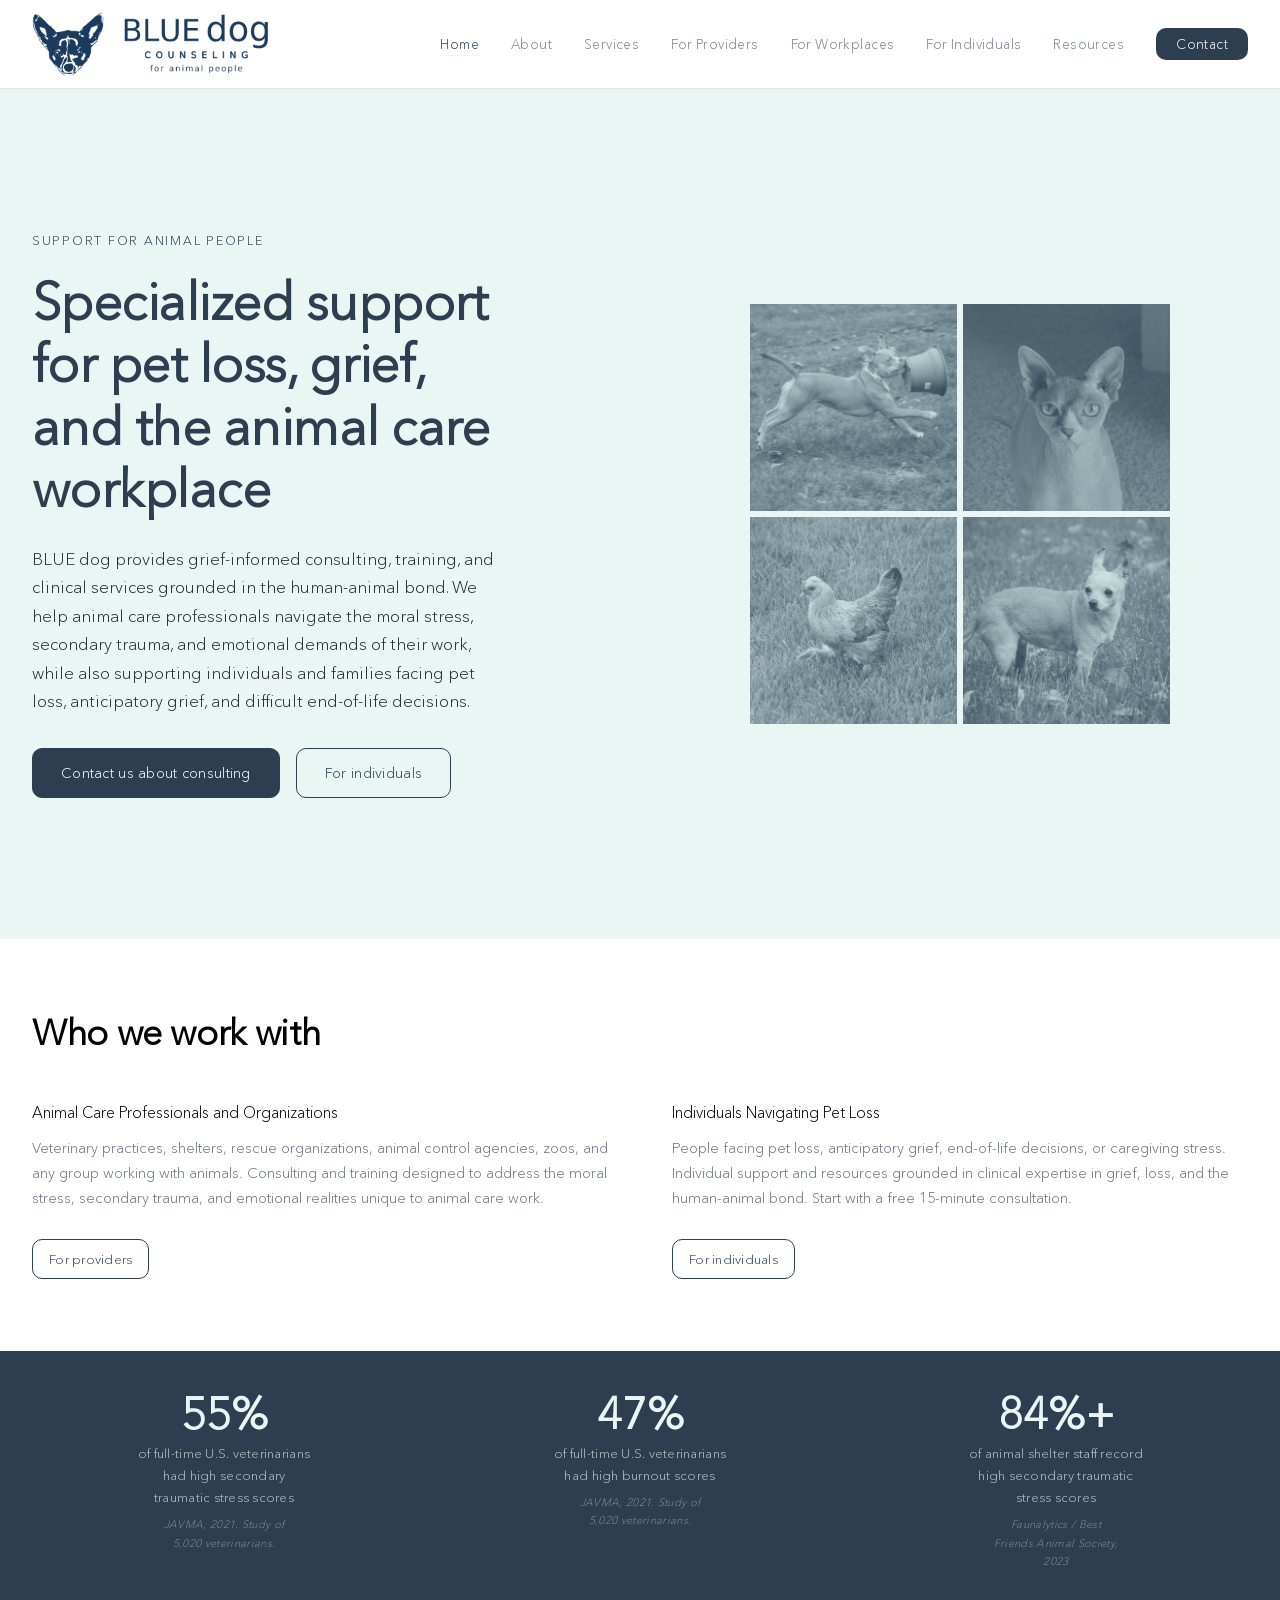
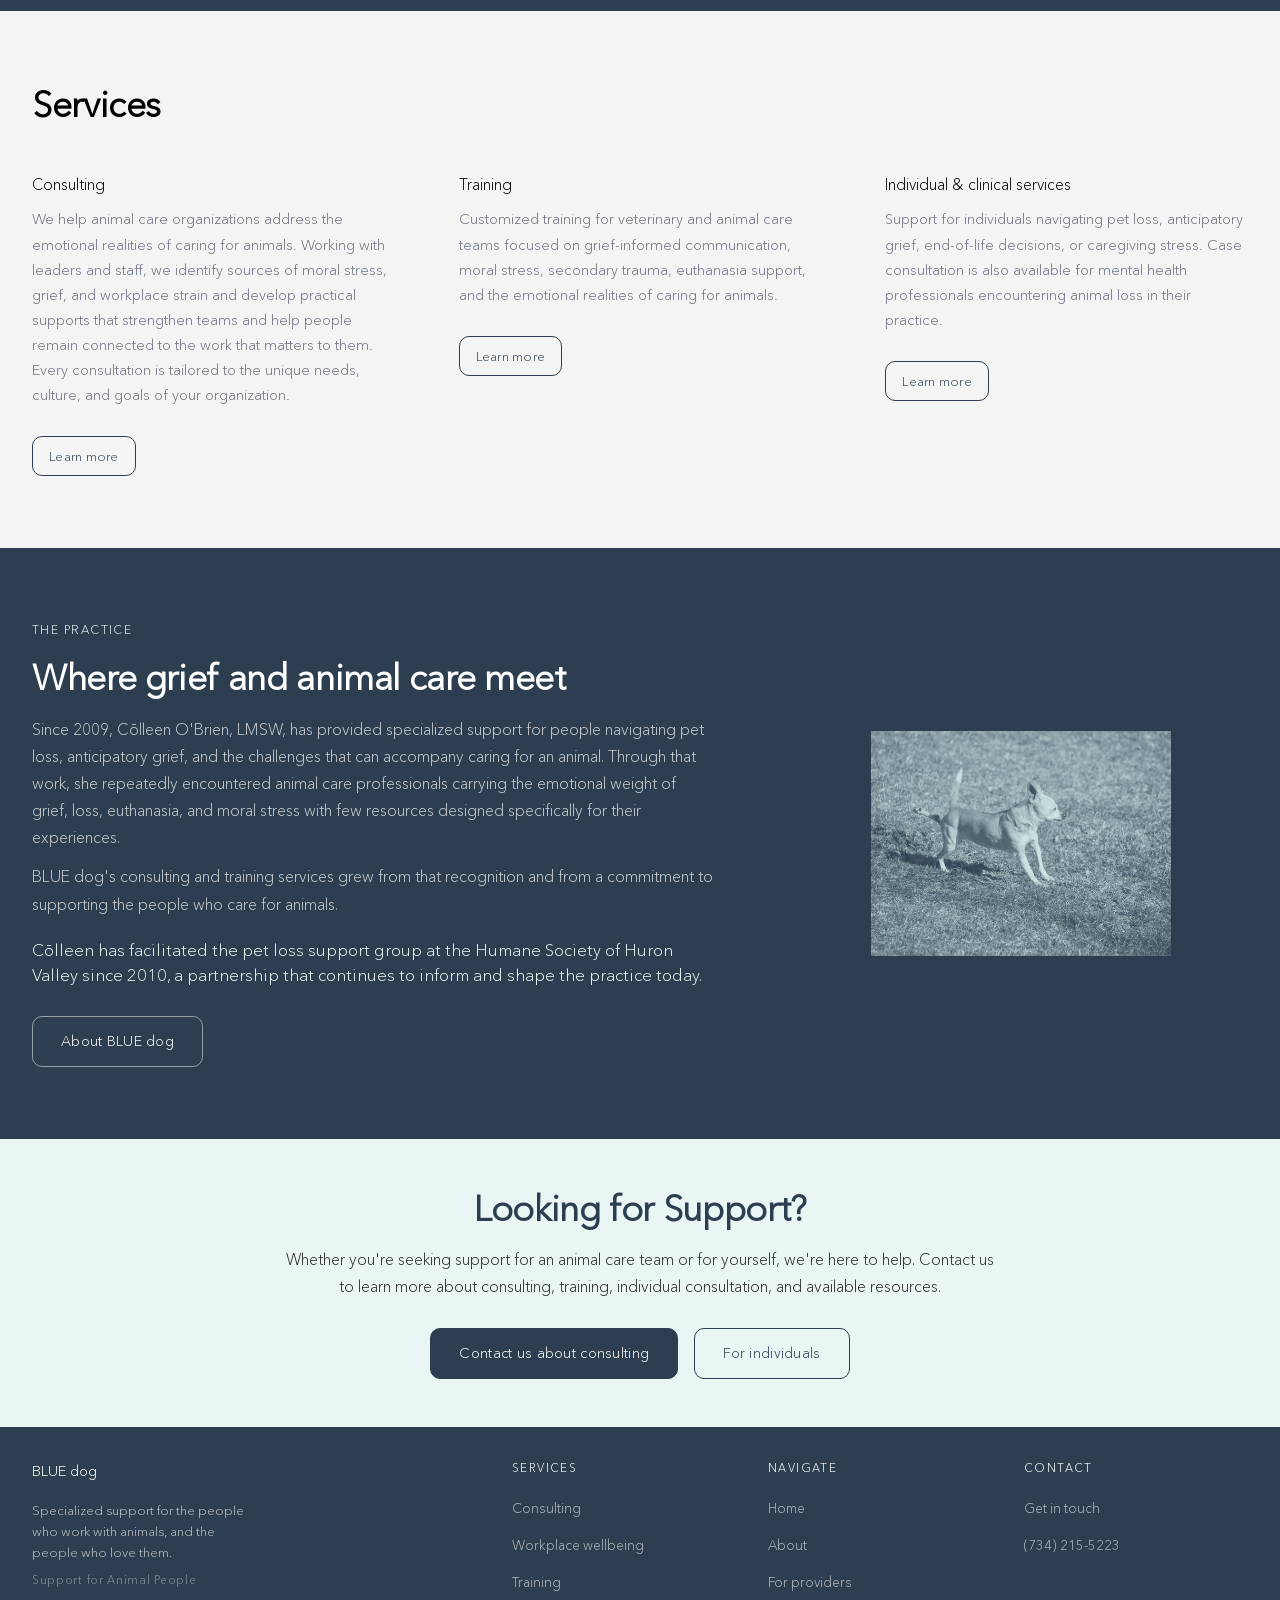
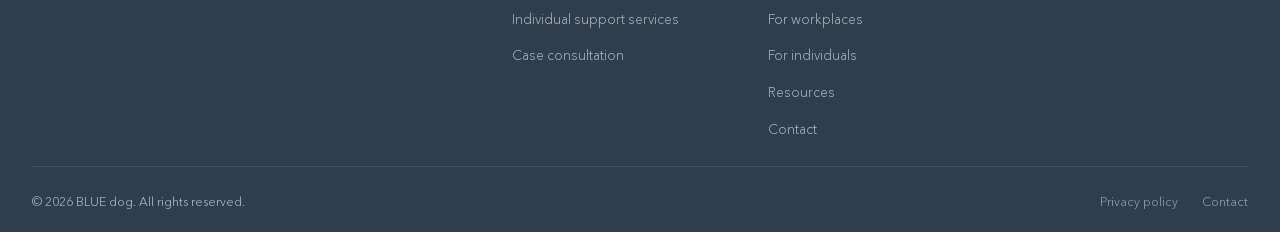
<file: index.html>
<!DOCTYPE html>
<html lang="en">
<head>
  <meta charset="UTF-8" />
  <meta name="viewport" content="width=device-width, initial-scale=1.0" />

  <!-- SEO Meta -->
  <title>BLUE dog Counseling | Grief-Informed Support for Animal Loss, Pet Grief & Animal Care Professionals</title>
  <meta name="description" content="BLUE dog Counseling provides grief-informed consulting and training for veterinary practices and animal shelters, and individual support for people navigating pet loss, end-of-life decisions, and animal grief." />
  <meta name="keywords" content="veterinary consulting, animal welfare training, vet burnout, moral stress veterinarians, secondary trauma vet techs, animal shelter staff wellness, veterinary mental health, grief-informed care, pet loss support, euthanasia decision support" />
  <link rel="canonical" href="https://www.bluedogcounseling.com/" />

  <!-- Open Graph -->
  <meta property="og:title" content="BLUE dog Counseling | Specialized Support for Animal Loss & the Animal Care Workforce" />
  <meta property="og:description" content="Grief-informed consulting and training for animal care professionals, and individual support for people navigating pet loss and end-of-life decisions." />
  <meta property="og:type" content="website" />
  <meta property="og:url" content="https://www.bluedogcounseling.com/" />

  <!-- Schema.org -->
  <script type="application/ld+json">
  {
    "@context": "https://schema.org",
    "@type": "Organization",
    "name": "BLUE dog Counseling",
    "url": "https://www.bluedogcounseling.com",
    "logo": "https://www.bluedogcounseling.com/logo.png",
    "telephone": "+17342155223",
    "description": "Grief-informed consulting and training for veterinary and animal welfare professionals, and individual support for people navigating pet loss, end-of-life decisions, and animal grief.",
    "address": {
      "@type": "PostalAddress",
      "addressCountry": "US"
    },
    "contactPoint": {
      "@type": "ContactPoint",
      "telephone": "+17342155223",
      "contactType": "customer service",
      "url": "https://www.bluedogcounseling.com/contact"
    },
    "sameAs": []
  }
  </script>

  <link rel="stylesheet" href="styles.css" />
</head>
<body>

  <!-- HERO -->
  <section class="hero" aria-label="Introduction">
    <div class="container hero__inner">
      <div class="hero__content">
        <p class="hero__eyebrow">Support for Animal People</p>
        <h1 class="hero__title">
          Specialized support for <em>pet loss, grief, and the animal care workplace</em>
        </h1>
        <p class="hero__body">
          BLUE dog provides grief-informed consulting, training, and clinical services grounded in the human-animal bond. We help animal care professionals navigate the moral stress, secondary trauma, and emotional demands of their work, while also supporting individuals and families facing pet loss, anticipatory grief, and difficult end-of-life decisions.
        </p>
        <div class="hero__actions">
          <a href="/contact" class="btn btn--primary">Contact us about consulting</a>
          <a href="/for-individuals" class="btn btn--outline">For individuals</a>
        </div>
      </div>
      <div class="hero__visual">
        <div style="display:grid; grid-template-columns:1fr 1fr; grid-template-rows:1fr 1fr; gap:6px; width:100%; max-width:420px; aspect-ratio:1/1;">
          <img src="pet-pitbull-running-pot.jpg" alt="A pitbull running joyfully" style="width:100%; height:100%; object-fit:cover; display:block;" />
          <img src="pet-sphynx-portrait.jpg"     alt="A sphynx cat portrait" style="width:100%; height:100%; object-fit:cover; display:block;" />
          <img src="pet-hen-golden.jpg"          alt="A golden hen" style="width:100%; height:100%; object-fit:cover; display:block;" />
          <img src="pet-chihuahua-grass.jpg"     alt="A chihuahua in the grass" style="width:100%; height:100%; object-fit:cover; display:block;" />
        </div>
      </div>
    </div>
  </section>

  <!-- WHO WE WORK WITH -->
  <section class="bg-white" aria-labelledby="audience-heading">
    <div class="container">
      <h2 id="audience-heading" class="mb-lg">Who we work with</h2>
      <div class="col-grid" style="grid-template-columns: 1fr 1fr;">

        <div>
          <h3 class="col-item__title">Animal Care Professionals and Organizations</h3>
          <p class="col-item__body">Veterinary practices, shelters, rescue organizations, animal control agencies, zoos, and any group working with animals. Consulting and training designed to address the moral stress, secondary trauma, and emotional realities unique to animal care work.</p>
          <a href="/for-providers" class="btn btn--outline mt-md" style="font-size:0.82rem; padding:0.5rem 1rem;">For providers</a>
        </div>

        <div>
          <h3 class="col-item__title">Individuals Navigating Pet Loss</h3>
          <p class="col-item__body">People facing pet loss, anticipatory grief, end-of-life decisions, or caregiving stress. Individual support and resources grounded in clinical expertise in grief, loss, and the human-animal bond. Start with a free 15-minute consultation.</p>
          <a href="/for-individuals" class="btn btn--outline mt-md" style="font-size:0.82rem; padding:0.5rem 1rem;">For individuals</a>
        </div>

      </div>
    </div>
  </section>

  <!-- STAT BAR -->
  <div class="stat-bar" role="region" aria-label="Industry statistics">
    <div class="container">
      <div class="stat-bar__grid">
        <div class="stat">
          <div class="stat__number">58.9%</div>
          <p class="stat__label">of full-time U.S. veterinarians had high secondary traumatic stress scores</p>
          <p class="stat__source">JAVMA, 2021. Study of 5,020 veterinarians.</p>
        </div>
        <div class="stat">
          <div class="stat__number">50.2%</div>
          <p class="stat__label">of full-time U.S. veterinarians had high burnout scores</p>
          <p class="stat__source">JAVMA, 2021. Study of 5,020 veterinarians.</p>
        </div>
        <div class="stat">
          <div class="stat__number">90%+</div>
          <p class="stat__label">of animal shelter staff record high secondary traumatic stress scores</p>
          <p class="stat__source">Faunalytics / Best Friends Animal Society, 2023</p>
        </div>
      </div>
    </div>
  </div>

  <!-- SERVICES OVERVIEW -->
  <section class="bg-light" aria-labelledby="services-heading">
    <div class="container">
      <h2 id="services-heading" class="mb-lg">Services</h2>
      <div class="col-grid">

        <article>
          <h3 class="col-item__title">Consulting</h3>
          <p class="col-item__body">We help animal care organizations address the emotional realities of caring for animals. Working with leaders and staff, we identify sources of moral stress, grief, and workplace strain and develop practical supports that strengthen teams and help people remain connected to the work that matters to them. Every consultation is tailored to the unique needs, culture, and goals of your organization.</p>
          <a href="/services#consulting" class="btn btn--outline mt-md" style="font-size:0.82rem; padding:0.5rem 1rem;">Learn more</a>
        </article>

        <article>
          <h3 class="col-item__title">Training</h3>
          <p class="col-item__body">Customized training for veterinary and animal care teams focused on grief-informed communication, moral stress, secondary trauma, euthanasia support, and the emotional realities of caring for animals.</p>
          <a href="/services#training" class="btn btn--outline mt-md" style="font-size:0.82rem; padding:0.5rem 1rem;">Learn more</a>
        </article>

        <article>
          <h3 class="col-item__title">Individual &amp; clinical services</h3>
          <p class="col-item__body">Support for individuals navigating pet loss, anticipatory grief, end-of-life decisions, or caregiving stress. Case consultation is also available for mental health professionals encountering animal loss in their practice.</p>
          <a href="/services#individual" class="btn btn--outline mt-md" style="font-size:0.82rem; padding:0.5rem 1rem;">Learn more</a>
        </article>

      </div>
    </div>
  </section>

  <!-- ABOUT CALLOUT -->
  <section class="bg-slate" aria-labelledby="about-heading">
    <div class="container split" style="grid-template-columns: 3fr 2fr;">
      <div>
        <p class="section-label" style="color:var(--mint);">The practice</p>
        <h2 id="about-heading" class="text-white">Where grief and animal care meet</h2>
        <p style="color:rgba(255,255,255,0.75); margin-top:1rem;">Since 2009, Cōlleen O'Brien, LMSW, has provided specialized support for people navigating pet loss, anticipatory grief, and the challenges that can accompany caring for an animal. Through that work, she repeatedly encountered animal care professionals carrying the emotional weight of grief, loss, euthanasia, and moral stress with few resources designed specifically for their experiences.</p>
        <p style="color:rgba(255,255,255,0.75); margin-top:0.75rem;">BLUE dog's consulting and training services grew from that recognition and from a commitment to supporting the people who care for animals.</p>
        <p style="color:var(--mint); margin-top:1.25rem; font-size:1.05rem; line-height:1.5;">Cōlleen has facilitated the pet loss support group at the Humane Society of Huron Valley since 2010, a partnership that continues to inform and shape the practice today.</p>
        <a href="/about" class="btn btn--outline-white mt-md">About BLUE dog</a>
      </div>
      <div aria-hidden="true" style="display:flex; align-items:center; justify-content:center;">
        <img src="pet-chihuahua-running.jpg" alt="" style="max-width:300px; width:100%; display:block; object-fit:cover; aspect-ratio:4/3;" />
      </div>
    </div>
  </section>

  
  <!-- CTA BAND -->
  <section style="background:var(--mint); padding-block:3rem;" aria-labelledby="cta-heading">
    <div class="container text-center">
      <h2 id="cta-heading" class="text-slate mb-sm">Looking for Support?</h2>
      <p style="color:#2a2a2a; margin-inline:auto; margin-bottom:1.75rem;">Whether you're seeking support for an animal care team or for yourself, we're here to help. Contact us to learn more about consulting, training, individual consultation, and available resources.</p>
      <div style="display:flex; gap:1rem; flex-wrap:wrap; justify-content:center;">
        <a href="/contact" class="btn btn--primary">Contact us about consulting</a>
        <a href="/for-individuals" class="btn btn--outline">For individuals</a>
      </div>
    </div>
  </section>

  <script>
    // Mobile nav toggle
    const toggle = document.getElementById('nav-toggle');
    const links  = document.getElementById('nav-links');
    if (toggle && links) {
      toggle.addEventListener('click', () => {
        const open = links.classList.toggle('open');
        toggle.setAttribute('aria-expanded', open);
      });
    }
    // Accordion (shared)
    document.querySelectorAll('.accordion__trigger').forEach(btn => {
      btn.addEventListener('click', () => {
        const item = btn.closest('.accordion__item');
        item.classList.toggle('open');
      });
    });
  </script>
  <script src="components.js"></script>
</body>
</html>
</file>
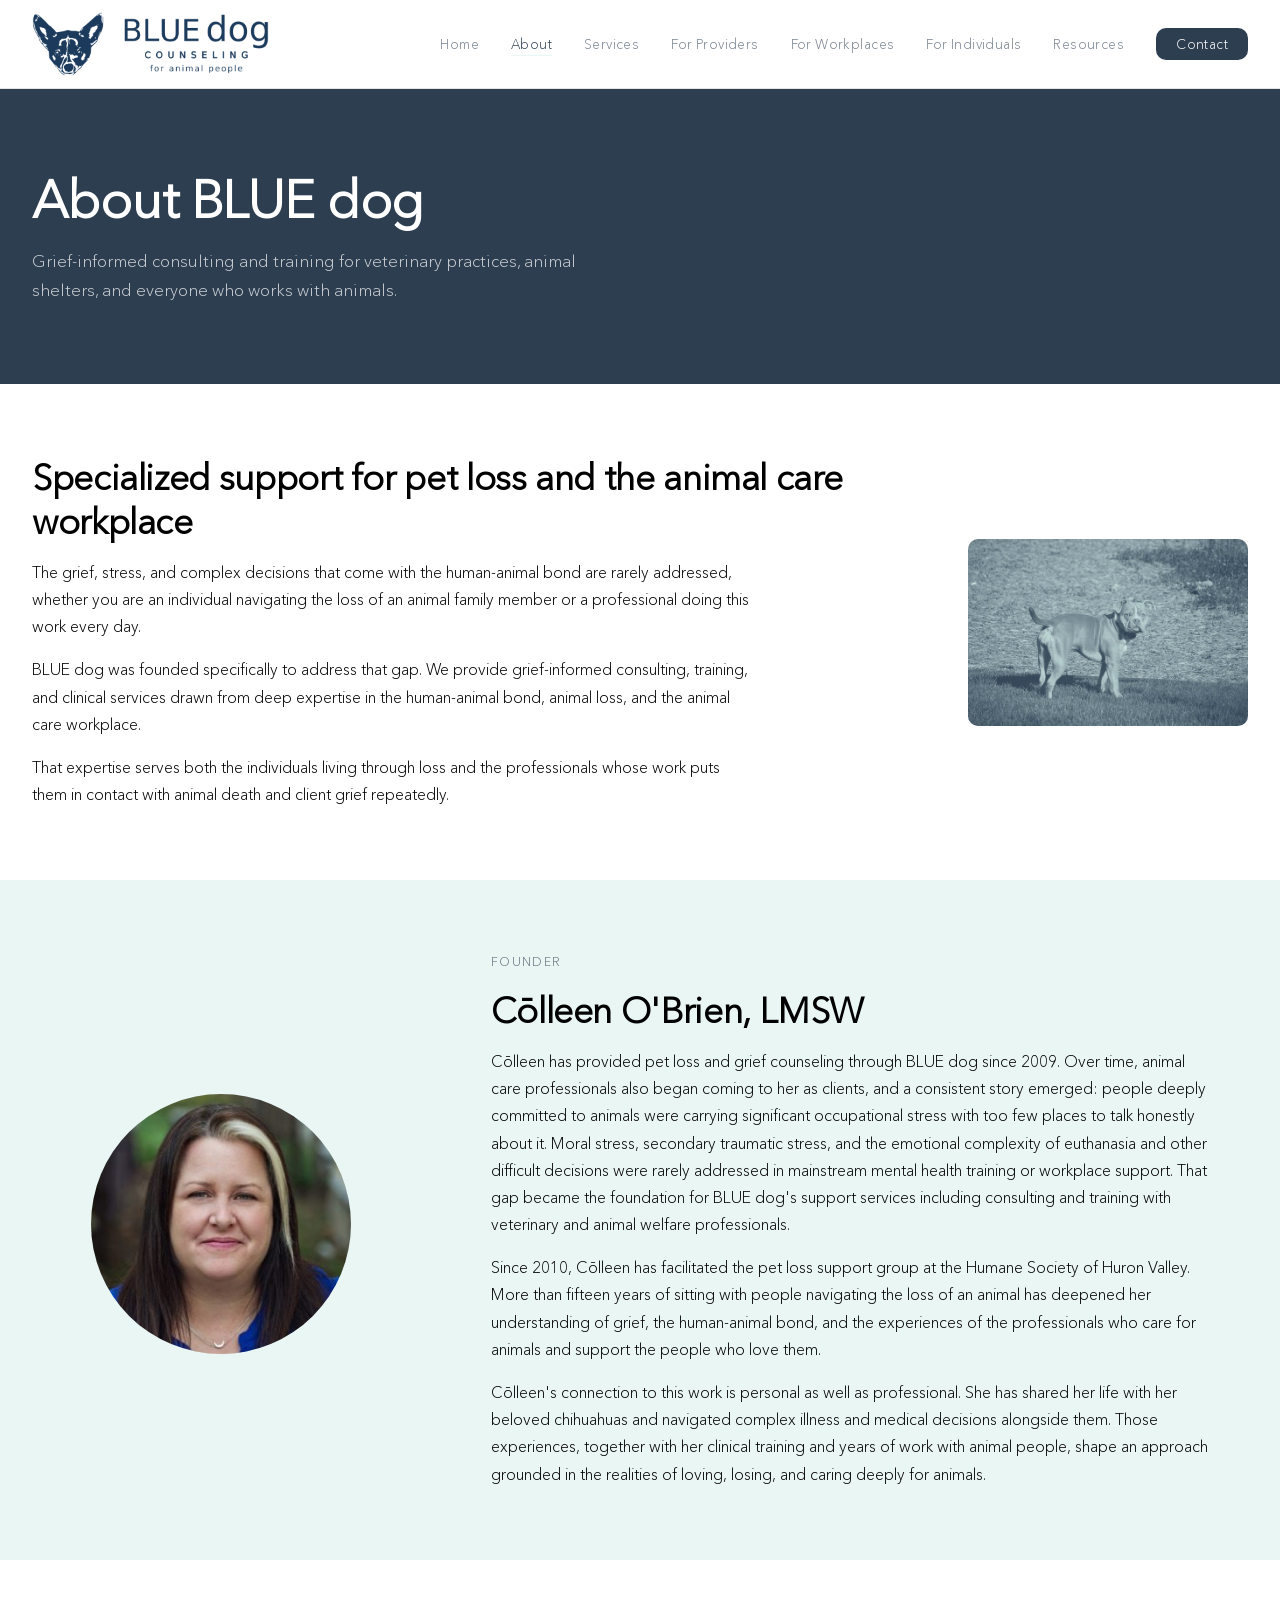
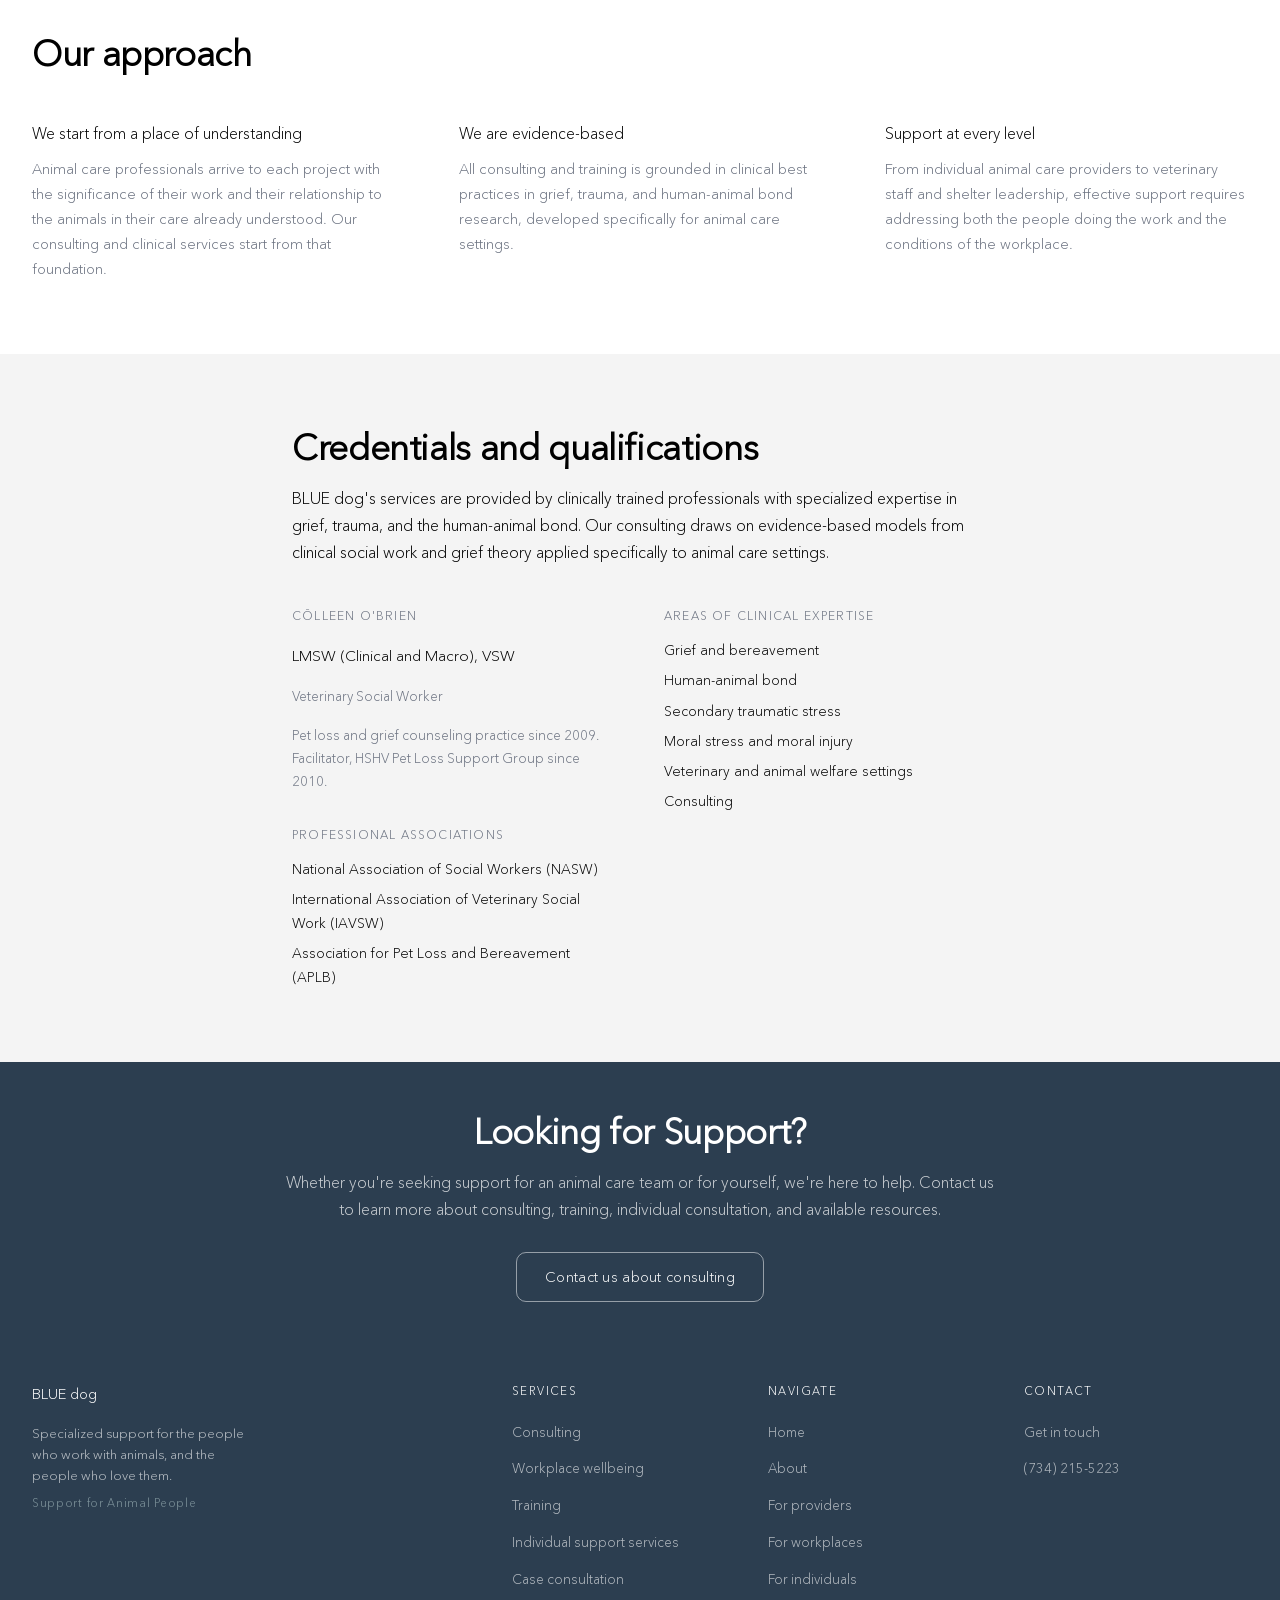
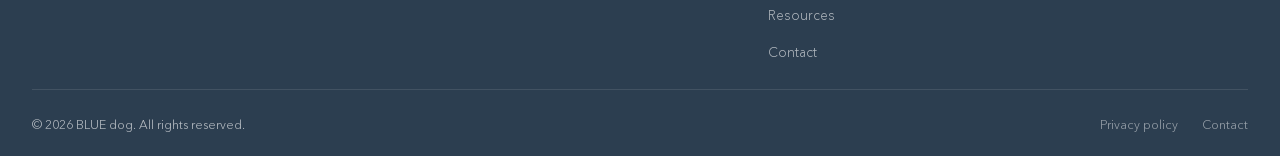
<file: about.html>
<!DOCTYPE html>
<html lang="en">
<head>
  <meta charset="UTF-8" />
  <meta name="viewport" content="width=device-width, initial-scale=1.0" />

  <title>About BLUE dog Counseling | Grief-Informed Veterinary Consulting</title>
  <meta name="description" content="BLUE dog Counseling provides grief-informed consulting, training, and clinical services for animal care professionals and individuals navigating pet loss. Learn about our founder, approach, and clinical grounding." />
  <meta name="keywords" content="BLUE dog Counseling about, Colleen O'Brien LMSW, veterinary mental health specialist, animal welfare counseling founder, grief-informed animal care" />
  <link rel="canonical" href="https://www.bluedogcounseling.com/about" />

  <link rel="stylesheet" href="styles.css" />
</head>
<body>

  <!-- PAGE HERO -->
  <section class="page-hero" aria-labelledby="page-title">
    <div class="container">
      <h1 id="page-title">About BLUE dog</h1>
      <p>Grief-informed consulting and training for veterinary practices, animal shelters, and everyone who works with animals.</p>
    </div>
  </section>

  <!-- MISSION -->
  <section class="bg-white" aria-labelledby="mission-heading">
    <div class="container">
      <div class="editorial-grid">
        <div>
          <h2 id="mission-heading">Specialized support for pet loss and the animal care workplace</h2>
          <p class="mt-sm">The grief, stress, and complex decisions that come with the human-animal bond are rarely addressed, whether you are an individual navigating the loss of an animal family member or a professional doing this work every day.</p>
          <p>BLUE dog was founded specifically to address that gap. We provide grief-informed consulting, training, and clinical services drawn from deep expertise in the human-animal bond, animal loss, and the animal care workplace.</p>
          <p>That expertise serves both the individuals living through loss and the professionals whose work puts them in contact with animal death and client grief repeatedly.</p>
        </div>
        <figure class="editorial-photo" aria-hidden="true">
          <img src="pet-pitbull-puppy-outside.jpg" alt="A pitbull puppy outside" />
        </figure>
      </div>
    </div>
  </section>

  <!-- FOUNDER -->
  <section class="bg-mint" aria-labelledby="founder-heading">
    <div class="container split" style="grid-template-columns: 1fr 2fr;">
      <div style="display:flex; align-items:flex-start; justify-content:center; padding-top:0.5rem; flex-shrink:0;">
        <img
          src="6F260726-26B2-44A8-AC49-973E0974EFE5_4_5005_c.jpeg"
          alt="Cōlleen O'Brien, LMSW, Founder of BLUE dog Counseling"
          style="width:260px; height:260px; object-fit:cover; object-position:center top; border-radius:50%; display:block;"
        />
      </div>
      <div>
        <p class="section-label">Founder</p>
        <h2 id="founder-heading">Cōlleen O'Brien, LMSW</h2>
        <p class="mt-sm">Cōlleen has provided pet loss and grief counseling through BLUE dog since 2009. Over time, animal care professionals also began coming to her as clients, and a consistent story emerged: people deeply committed to animals were carrying significant occupational stress with too few places to talk honestly about it. Moral stress, secondary traumatic stress, and the emotional complexity of euthanasia and other difficult decisions were rarely addressed in mainstream mental health training or workplace support. That gap became the foundation for BLUE dog's support services including consulting and training with veterinary and animal welfare professionals.</p>
        <p>Since 2010, Cōlleen has facilitated the pet loss support group at the Humane Society of Huron Valley. More than fifteen years of sitting with people navigating the loss of an animal has deepened her understanding of grief, the human-animal bond, and the experiences of the professionals who care for animals and support the people who love them.</p>
        <p>Cōlleen's connection to this work is personal as well as professional. She has shared her life with her beloved chihuahuas and navigated complex illness and medical decisions alongside them. Those experiences, together with her clinical training and years of work with animal people, shape an approach grounded in the realities of loving, losing, and caring deeply for animals.</p>
      </div>
    </div>
  </section>

  <!-- PHILOSOPHY -->
  <section class="bg-white" aria-labelledby="philosophy-heading">
    <div class="container">
      <h2 id="philosophy-heading" class="mb-lg">Our approach</h2>
      <div class="col-grid" style="grid-template-columns: repeat(auto-fit, minmax(280px, 1fr));">

        <div>
          <h3 class="col-item__title">We start from a place of understanding</h3>
          <p class="col-item__body">Animal care professionals arrive to each project with the significance of their work and their relationship to the animals in their care already understood. Our consulting and clinical services start from that foundation.</p>
        </div>

        <div>
          <h3 class="col-item__title">We are evidence-based</h3>
          <p class="col-item__body">All consulting and training is grounded in clinical best practices in grief, trauma, and human-animal bond research, developed specifically for animal care settings.</p>
        </div>

        <div>
          <h3 class="col-item__title">Support at every level</h3>
          <p class="col-item__body">From individual animal care providers to veterinary staff and shelter leadership, effective support requires addressing both the people doing the work and the conditions of the workplace.</p>
        </div>

      </div>
    </div>
  </section>

  <!-- CREDENTIALS -->
  <section class="bg-light" aria-labelledby="credentials-heading">
    <div class="container" style="max-width:760px;">
      <h2 id="credentials-heading">Credentials and qualifications</h2>
      <p class="mt-sm">BLUE dog's services are provided by clinically trained professionals with specialized expertise in grief, trauma, and the human-animal bond. Our consulting draws on evidence-based models from clinical social work and grief theory applied specifically to animal care settings.</p>

      <div style="display:grid; grid-template-columns:1fr 1fr; gap:3rem; margin-top:2.5rem;">
        <div>
          <p style="font-size:0.75rem; font-weight:500; letter-spacing:0.1em; text-transform:uppercase; color:var(--gray-mid); margin-bottom:0.75rem;">Cōlleen O'Brien</p>
          <p style="font-size:0.95rem; font-weight:500; margin-bottom:0.25rem;">LMSW (Clinical and Macro), VSW</p>
          <p style="font-size:0.85rem; color:var(--gray-mid); margin-bottom:0.5rem;">Veterinary Social Worker</p>
          <p style="font-size:0.85rem; color:var(--gray-mid);">Pet loss and grief counseling practice since 2009. Facilitator, HSHV Pet Loss Support Group since 2010.</p>
          <p style="font-size:0.75rem; font-weight:500; letter-spacing:0.1em; text-transform:uppercase; color:var(--gray-mid); margin-top:2rem; margin-bottom:0.75rem;">Professional associations</p>
          <ul style="display:flex; flex-direction:column; gap:0.4rem;">
            <li style="font-size:0.88rem;">National Association of Social Workers (NASW)</li>
            <li style="font-size:0.88rem;">International Association of Veterinary Social Work (IAVSW)</li>
            <li style="font-size:0.88rem;">Association for Pet Loss and Bereavement (APLB)</li>
          </ul>
        </div>
        <div>
          <p style="font-size:0.75rem; font-weight:500; letter-spacing:0.1em; text-transform:uppercase; color:var(--gray-mid); margin-bottom:0.75rem;">Areas of clinical expertise</p>
          <ul style="display:flex; flex-direction:column; gap:0.4rem;">
            <li style="font-size:0.88rem;">Grief and bereavement</li>
            <li style="font-size:0.88rem;">Human-animal bond</li>
            <li style="font-size:0.88rem;">Secondary traumatic stress</li>
            <li style="font-size:0.88rem;">Moral stress and moral injury</li>
            <li style="font-size:0.88rem;">Veterinary and animal welfare settings</li>
            <li style="font-size:0.88rem;">Consulting</li>
          </ul>
        </div>
      </div>
    </div>
  </section>

  <!-- CTA BAND -->
  <section style="background:var(--slate); padding-block:3rem;" aria-labelledby="about-cta">
    <div class="container text-center">
      <h2 id="about-cta" class="text-white mb-sm">Looking for Support?</h2>
      <p style="color:rgba(255,255,255,0.75); margin-inline:auto; margin-bottom:1.75rem;">Whether you're seeking support for an animal care team or for yourself, we're here to help. Contact us to learn more about consulting, training, individual consultation, and available resources.</p>
      <a href="/contact" class="btn btn--outline-white">Contact us about consulting</a>
    </div>
  </section>

  <script src="components.js"></script>
</body>
</html>
</file>
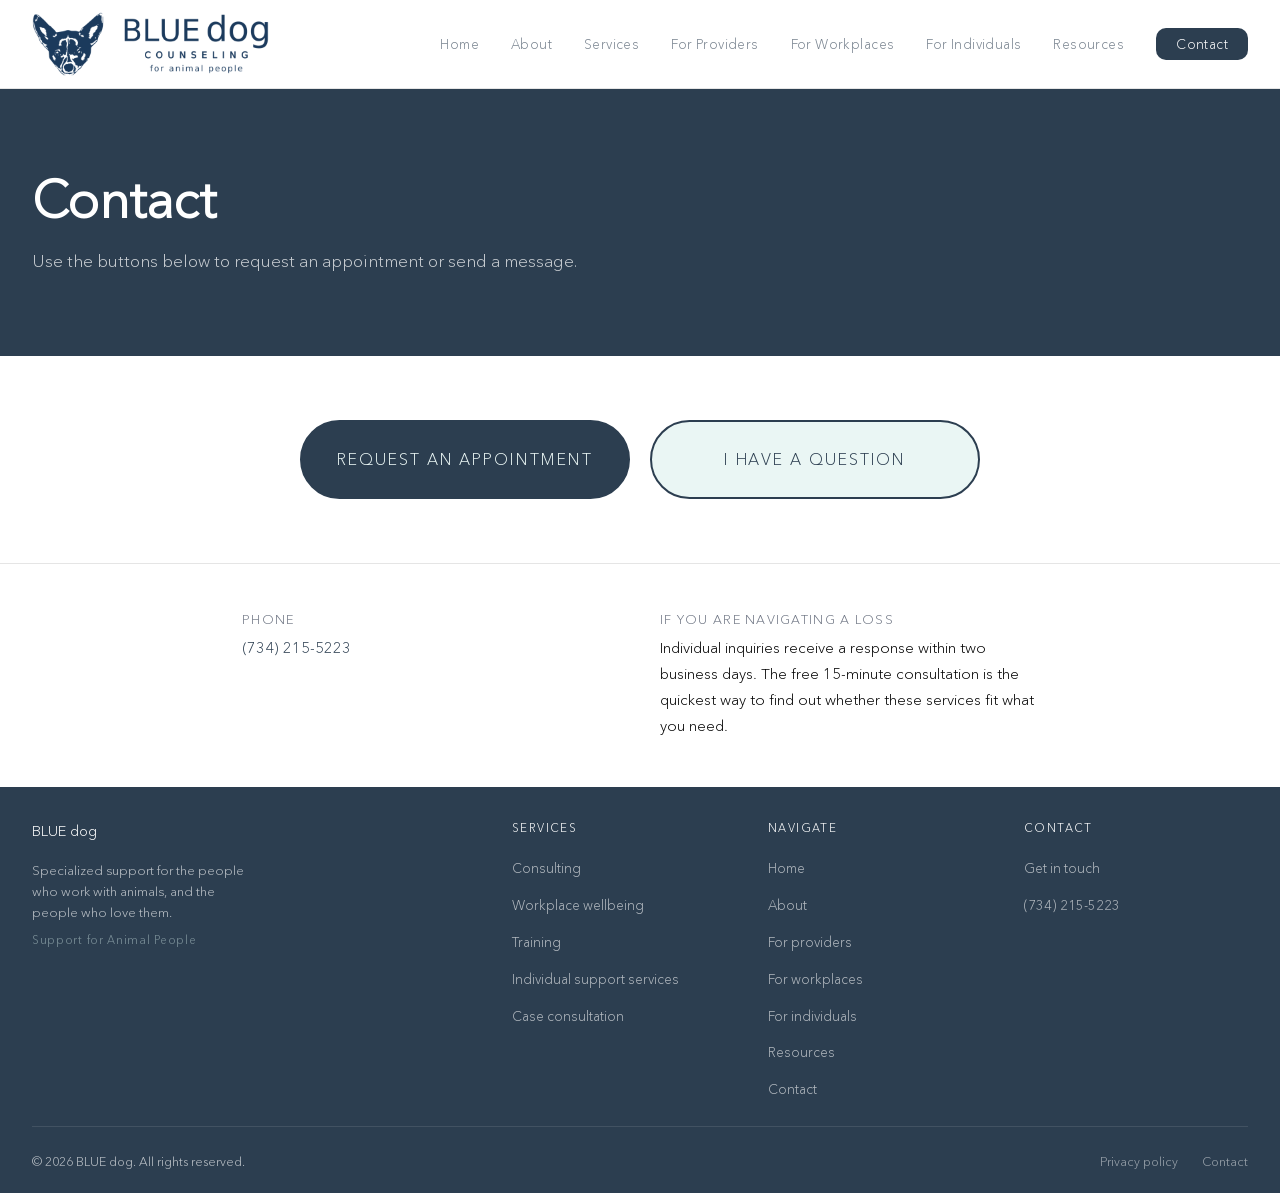
<file: contact.html>
<!DOCTYPE html>
<html lang="en">
<head>
  <meta charset="UTF-8" />
  <meta name="viewport" content="width=device-width, initial-scale=1.0" />

  <title>Contact BLUE dog Counseling | Request Consulting or Training</title>
  <meta name="description" content="Request an appointment or send a message to BLUE dog Counseling. We provide consulting and training for veterinary practices, shelters, and animal welfare organizations." />
  <link rel="canonical" href="https://www.bluedogcounseling.com/contact" />

  <link rel="stylesheet" href="styles.css" />

  <style>
    /* SimplePractice buttons, styled to match the site */
    .bd-btn-row {
      display: flex;
      flex-wrap: wrap;
      gap: 1.25rem;
      justify-content: center;
      width: 100%;
      max-width: 680px;
    }
    .bd-btn-row a.spwidget-button {
      flex: 1;
      min-width: 240px;
      display: flex;
      justify-content: center;
      align-items: center;
      padding: 1.5rem 2rem;
      border-radius: 60px;
      font-family: var(--font-body);
      font-weight: 500;
      font-size: 1rem;
      letter-spacing: 0.12em;
      text-transform: uppercase;
      text-decoration: none;
      white-space: nowrap;
      box-sizing: border-box;
      cursor: pointer;
    }
    .bd-btn-row a.bd-btn-primary {
      background-color: var(--slate);
      color: var(--mint);
      border: 2px solid var(--slate);
    }
    .bd-btn-row a.bd-btn-secondary {
      background-color: var(--mint);
      color: var(--slate);
      border: 2px solid var(--slate);
    }
    .bd-btn-row a.spwidget-button:hover,
    .bd-btn-row a.spwidget-button:focus-visible {
      opacity: 0.88;
    }
  </style>
</head>
<body>

  <!-- PAGE HERO -->
  <section class="page-hero" aria-labelledby="page-title">
    <div class="container">
      <h1 id="page-title">Contact</h1>
      <p>Use the buttons below to request an appointment or send a message.</p>
    </div>
  </section>

  <!-- SIMPLEPRACTICE WIDGETS -->
  <section class="bg-white" style="padding-block:4rem;">
    <div class="container" style="display:flex; flex-direction:column; align-items:center; gap:2rem;">

      <div class="bd-btn-row">

        <!-- SimplePractice Appointment-Request Widget -->
        <a href="https://bluedogcounseling.clientsecure.me"
           class="spwidget-button bd-btn-primary"
           data-spwidget-scope-id="d2fb3069-7949-4218-8dd0-6256d129c634"
           data-spwidget-scope-uri="bluedogcounseling"
           data-spwidget-application-id="7c72cb9f9a9b913654bb89d6c7b4e71a77911b30192051da35384b4d0c6d505b"
           data-spwidget-type="OAR"
           data-spwidget-scope-global
           data-spwidget-autobind>Request an appointment</a>

        <!-- SimplePractice Contact Form Widget -->
        <a href="https://bluedogcounseling.clientsecure.me"
           class="spwidget-button bd-btn-secondary"
           data-spwidget-scope-id="d2fb3069-7949-4218-8dd0-6256d129c634"
           data-spwidget-scope-uri="bluedogcounseling"
           data-spwidget-application-id="7c72cb9f9a9b913654bb89d6c7b4e71a77911b30192051da35384b4d0c6d505b"
           data-spwidget-channel="embedded_widget"
           data-spwidget-type="Contact form"
           data-spwidget-contact
           data-spwidget-scope-global
           data-spwidget-autobind>I have a question</a>

      </div>

    </div>
  </section>

  <!-- CONTACT INFO STRIP -->
  <section class="bg-white" style="padding-block:3rem; border-top:1px solid var(--line);">
    <div class="container" style="display:grid; grid-template-columns:repeat(auto-fit, minmax(220px, 1fr)); gap:2.5rem; max-width:860px;">

      <div>
        <h3 style="font-size:0.8rem; font-weight:500; letter-spacing:0.1em; text-transform:uppercase; margin-bottom:0.5rem; color:var(--gray-mid);">Phone</h3>
        <p style="font-size:0.95rem;"><a href="tel:+17342155223" style="color:var(--slate); text-decoration:none;">(734) 215-5223</a></p>
      </div>

      <div>
        <h3 style="font-size:0.8rem; font-weight:500; letter-spacing:0.1em; text-transform:uppercase; margin-bottom:0.5rem; color:var(--gray-mid);">If you are navigating a loss</h3>
        <p style="font-size:0.95rem;">Individual inquiries receive a response within two business days. The free 15-minute consultation is the quickest way to find out whether these services fit what you need.</p>
      </div>

    </div>
  </section>

  <script src="components.js"></script>
  <!-- SimplePractice widget script (loaded once for both buttons) -->
  <script src="https://widget-cdn.simplepractice.com/assets/integration-1.0.js"></script>
</body>
</html>
</file>
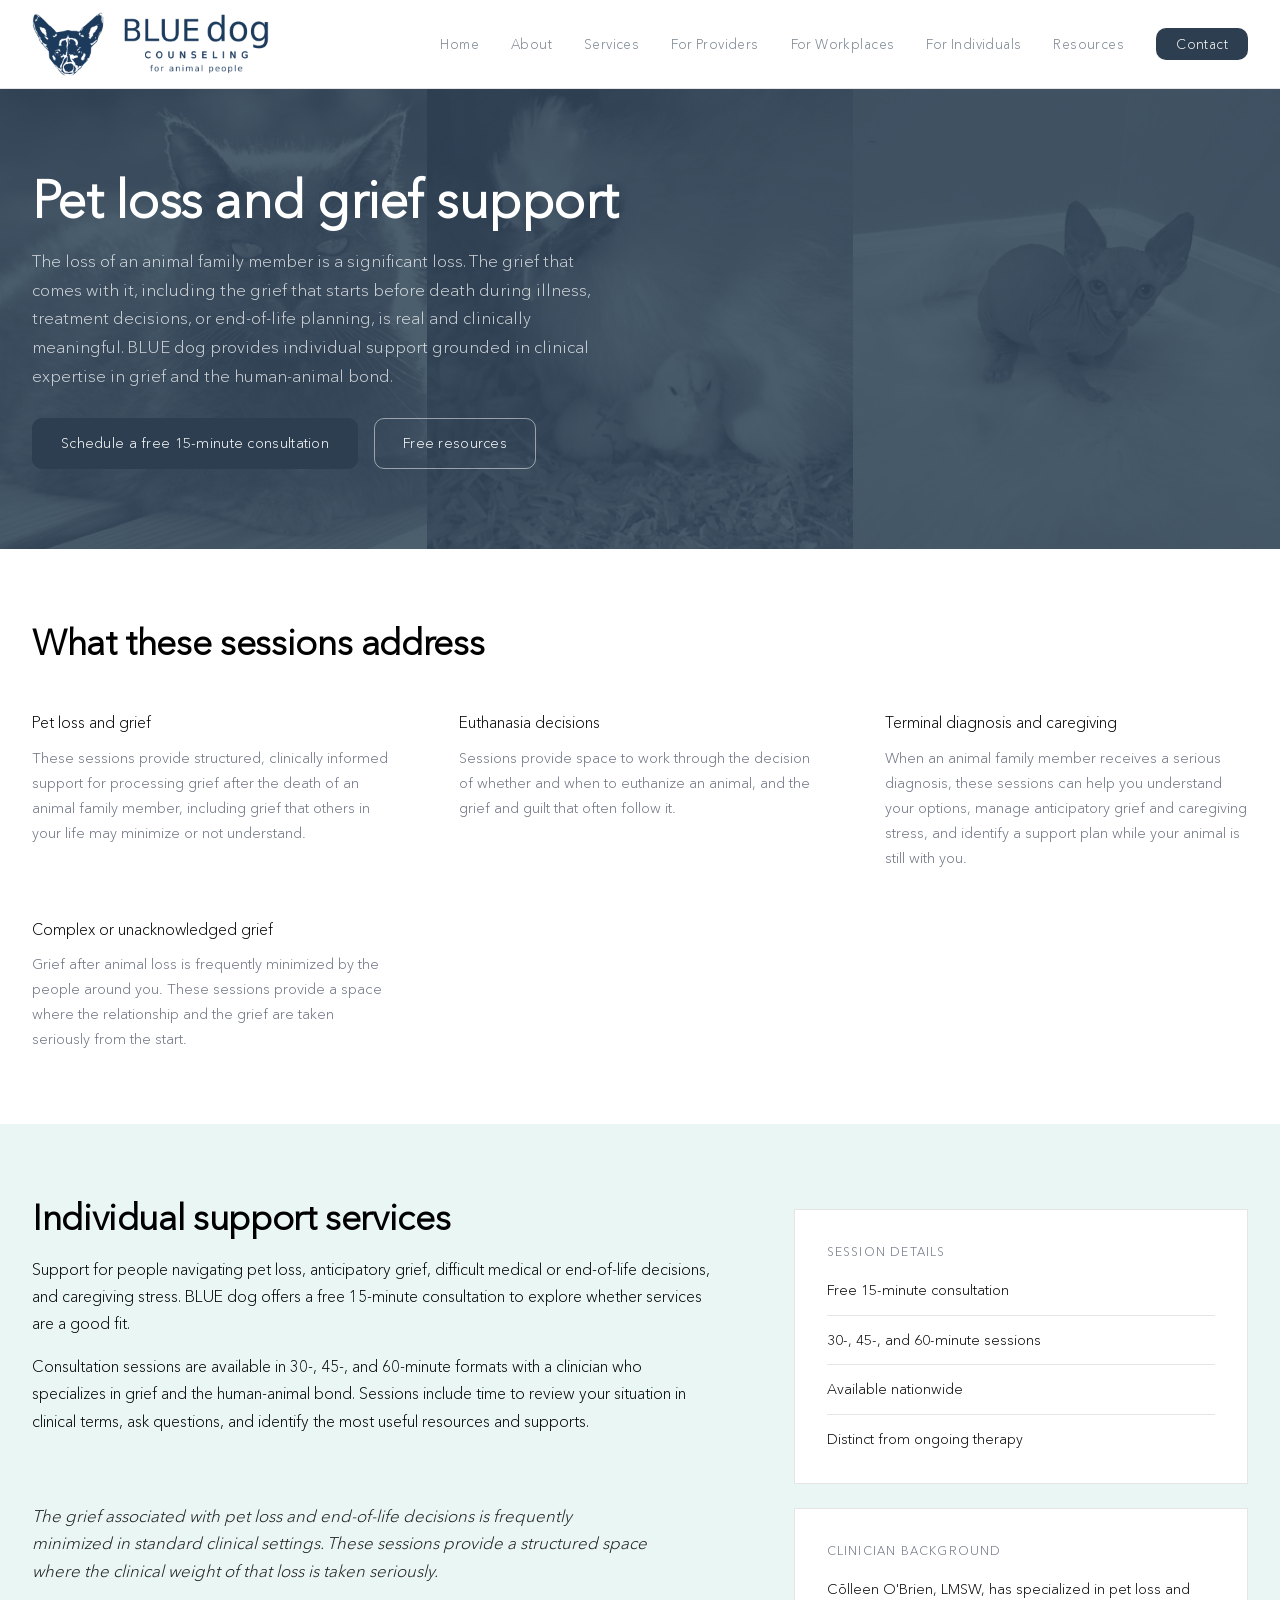
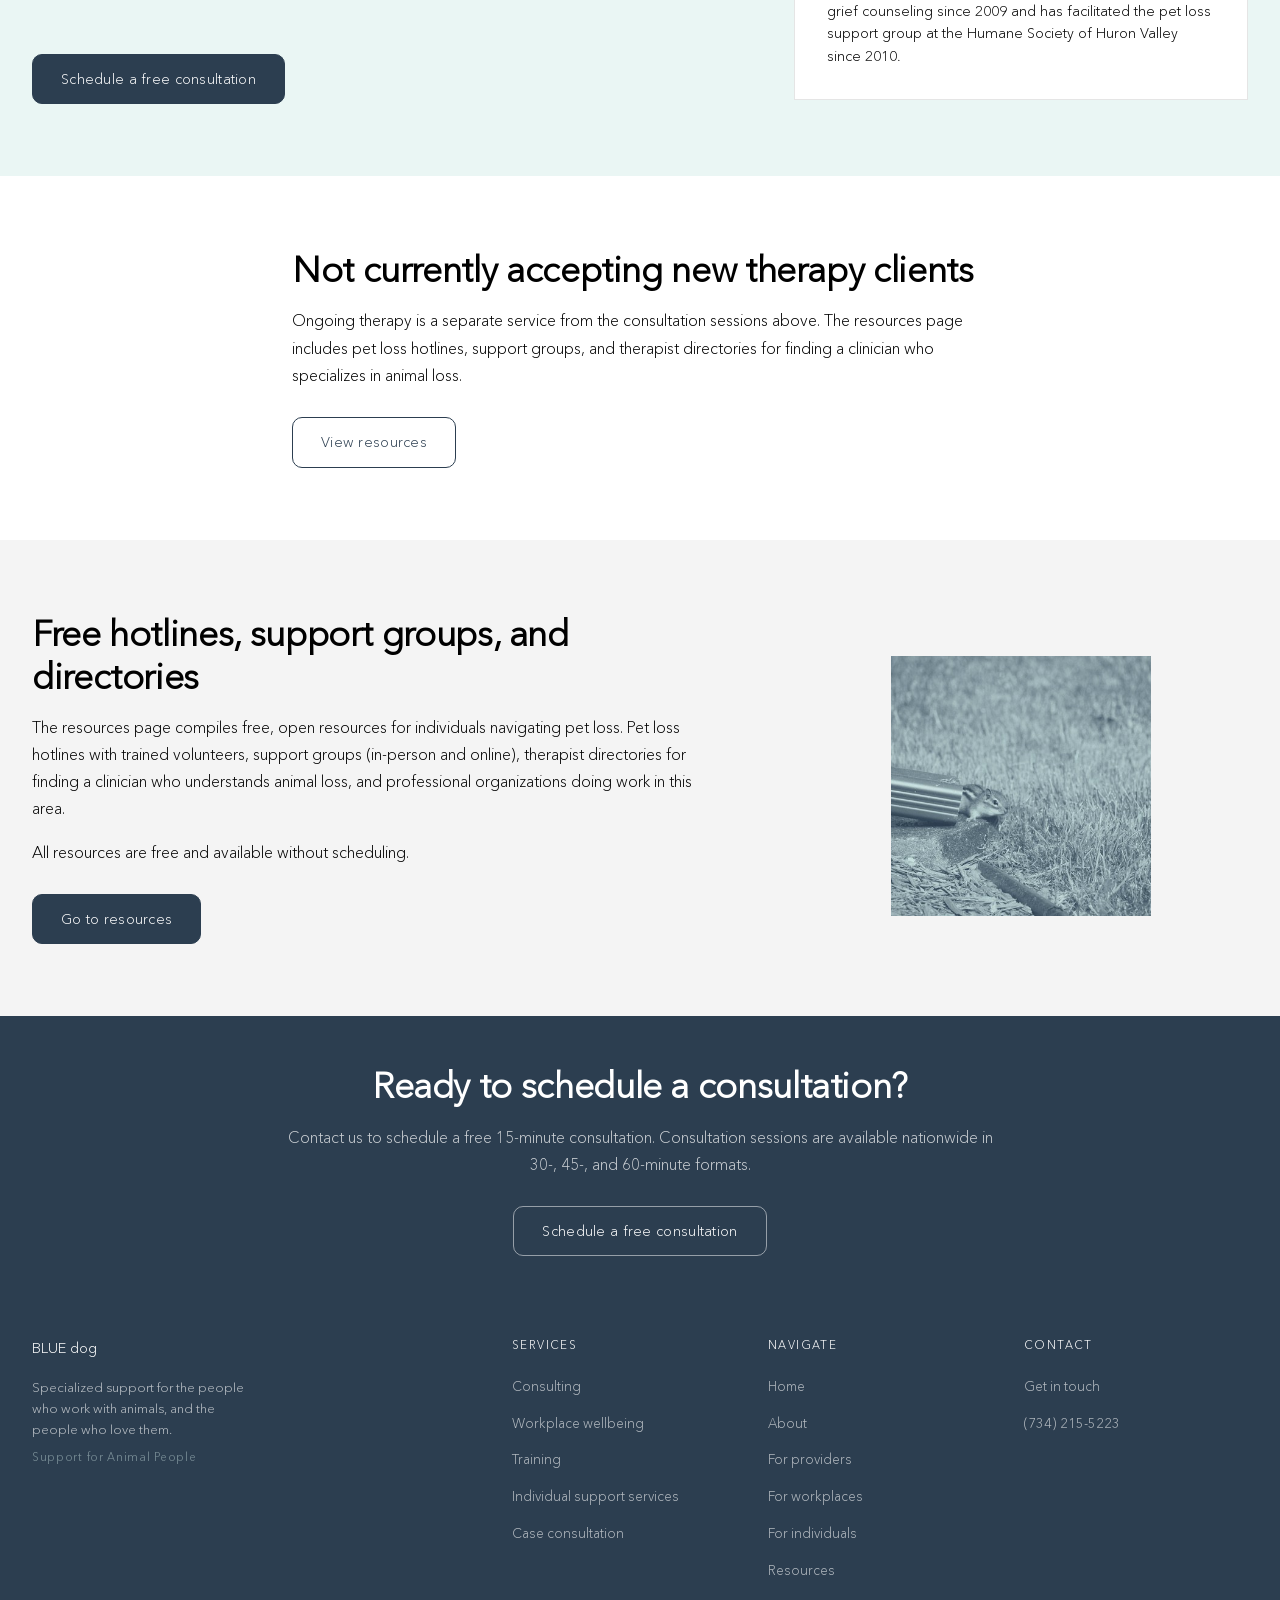
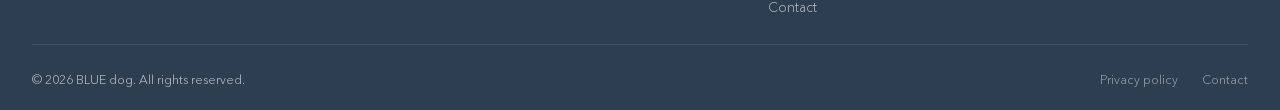
<file: for-individuals.html>
<!DOCTYPE html>
<html lang="en">
<head>
  <meta charset="UTF-8" />
  <meta name="viewport" content="width=device-width, initial-scale=1.0" />

  <title>For Individuals | BLUE dog Counseling | Pet Loss Support & Individual Consultation</title>
  <meta name="description" content="Clinical support for individuals navigating pet loss, anticipatory grief, end-of-life decisions, and the grief of losing an animal family member. Consultation sessions with a clinician who specializes in grief and the human-animal bond." />
  <meta name="keywords" content="pet loss support, individual consultation pet loss, grief after losing a pet, end of life decisions pet, euthanasia decision support, human animal bond grief, animal loss counseling" />
  <link rel="canonical" href="https://www.bluedogcounseling.com/for-individuals" />

  <script type="application/ld+json">
  {
    "@context": "https://schema.org",
    "@type": "Service",
    "name": "Individual Support Services for Pet Loss and Grief",
    "provider": {
      "@type": "Organization",
      "name": "BLUE dog Counseling",
      "url": "https://www.bluedogcounseling.com"
    },
    "description": "Individual support services for people navigating pet loss, anticipatory grief, euthanasia decisions, terminal diagnosis, and grief related to the human-animal bond.",
    "areaServed": { "@type": "Country", "name": "United States" },
    "audience": {
      "@type": "Audience",
      "audienceType": "Individuals navigating pet loss, end-of-life decisions, and animal family member grief"
    }
  }
  </script>

  <link rel="stylesheet" href="styles.css" />
</head>
<body>

  <!-- PAGE HERO -->
  <section class="page-hero page-hero--collage" aria-labelledby="page-title">
    <div class="page-hero__collage-bg" aria-hidden="true">
      <img src="pet-gray-cat-golden.jpg" alt="">
      <img src="pet-silkie-mama-chick.jpg" alt="">
      <img src="pet-sphynx-kitten.jpg" alt="">
    </div>
    <div class="container">
      <h1 id="page-title">Pet loss and grief support</h1>
      <p>The loss of an animal family member is a significant loss. The grief that comes with it, including the grief that starts before death during illness, treatment decisions, or end-of-life planning, is real and clinically meaningful. BLUE dog provides individual support grounded in clinical expertise in grief and the human-animal bond.</p>
      <div style="margin-top:1.75rem; display:flex; gap:1rem; flex-wrap:wrap;">
        <a href="/contact" class="btn btn--primary">Schedule a free 15-minute consultation</a>
        <a href="/resources" class="btn btn--outline-white">Free resources</a>
      </div>
    </div>
  </section>

  <!-- WHAT YOU MAY BE NAVIGATING -->
  <section class="bg-white" aria-labelledby="experiences-heading">
    <div class="container">
      <h2 id="experiences-heading" class="mb-lg">What these sessions address</h2>
      <div class="col-grid" style="grid-template-columns: repeat(auto-fit, minmax(260px, 1fr));">

        <div>
          <h3 class="col-item__title">Pet loss and grief</h3>
          <p class="col-item__body">These sessions provide structured, clinically informed support for processing grief after the death of an animal family member, including grief that others in your life may minimize or not understand.</p>
        </div>

        <div>
          <h3 class="col-item__title">Euthanasia decisions</h3>
          <p class="col-item__body">Sessions provide space to work through the decision of whether and when to euthanize an animal, and the grief and guilt that often follow it.</p>
        </div>

        <div>
          <h3 class="col-item__title">Terminal diagnosis and caregiving</h3>
          <p class="col-item__body">When an animal family member receives a serious diagnosis, these sessions can help you understand your options, manage anticipatory grief and caregiving stress, and identify a support plan while your animal is still with you.</p>
        </div>

        <div>
          <h3 class="col-item__title">Complex or unacknowledged grief</h3>
          <p class="col-item__body">Grief after animal loss is frequently minimized by the people around you. These sessions provide a space where the relationship and the grief are taken seriously from the start.</p>
        </div>

      </div>
    </div>
  </section>


  <!-- INDIVIDUAL CONSULTATION SERVICE -->
  <section id="consultation" class="bg-mint" aria-labelledby="consultation-heading">
    <div class="container split" style="grid-template-columns: 3fr 2fr;">
      <div>
        <h2 id="consultation-heading">Individual support services</h2>
        <p class="mt-sm">Support for people navigating pet loss, anticipatory grief, difficult medical or end-of-life decisions, and caregiving stress. BLUE dog offers a free 15-minute consultation to explore whether services are a good fit.</p>
        <p>Consultation sessions are available in 30-, 45-, and 60-minute formats with a clinician who specializes in grief and the human-animal bond. Sessions include time to review your situation in clinical terms, ask questions, and identify the most useful resources and supports.</p>
        <div class="quote-block mt-lg">
          <p>The grief associated with pet loss and end-of-life decisions is frequently minimized in standard clinical settings. These sessions provide a structured space where the clinical weight of that loss is taken seriously.</p>
        </div>
        <a href="/contact" class="btn btn--primary mt-lg">Schedule a free consultation</a>
      </div>
      <div style="display:flex; flex-direction:column; gap:1.5rem; padding-top:0.5rem;">
        <div style="border:1px solid var(--line); padding:2rem; background:var(--white);">
          <p style="font-size:0.75rem; font-weight:500; letter-spacing:0.1em; text-transform:uppercase; color:var(--gray-mid); margin-bottom:1rem;">Session details</p>
          <ul style="display:flex; flex-direction:column; gap:0.75rem;">
            <li style="font-size:0.9rem; padding-bottom:0.75rem; border-bottom:1px solid var(--line);">Free 15-minute consultation</li>
            <li style="font-size:0.9rem; padding-bottom:0.75rem; border-bottom:1px solid var(--line);">30-, 45-, and 60-minute sessions</li>
            <li style="font-size:0.9rem; padding-bottom:0.75rem; border-bottom:1px solid var(--line);">Available nationwide</li>
            <li style="font-size:0.9rem;">Distinct from ongoing therapy</li>
          </ul>
        </div>
        <div style="border:1px solid var(--line); padding:2rem; background:var(--white);">
          <p style="font-size:0.75rem; font-weight:500; letter-spacing:0.1em; text-transform:uppercase; color:var(--gray-mid); margin-bottom:1rem;">Clinician background</p>
          <p style="font-size:0.9rem; line-height:1.55;">Cōlleen O'Brien, LMSW, has specialized in pet loss and grief counseling since 2009 and has facilitated the pet loss support group at the Humane Society of Huron Valley since 2010.</p>
        </div>
      </div>
    </div>
  </section>


  <!-- CURRENT THERAPY CLIENTS -->
  <section class="bg-white" aria-labelledby="therapy-heading">
    <div class="container" style="max-width:760px;">
      <h2 id="therapy-heading">Not currently accepting new therapy clients</h2>
      <p class="mt-sm">Ongoing therapy is a separate service from the consultation sessions above. The resources page includes pet loss hotlines, support groups, and therapist directories for finding a clinician who specializes in animal loss.</p>
      <a href="/resources" class="btn btn--outline mt-md">View resources</a>
    </div>
  </section>

  <!-- RESOURCES CALLOUT -->
  <section class="bg-light" aria-labelledby="resources-callout-heading">
    <div class="container split" style="grid-template-columns: 3fr 2fr;">
      <div>
        <h2 id="resources-callout-heading">Free hotlines, support groups, and directories</h2>
        <p class="mt-sm" style="max-width:none;">The resources page compiles free, open resources for individuals navigating pet loss. Pet loss hotlines with trained volunteers, support groups (in-person and online), therapist directories for finding a clinician who understands animal loss, and professional organizations doing work in this area.</p>
        <p style="max-width:none;">All resources are free and available without scheduling.</p>
        <a href="/resources" class="btn btn--primary mt-md">Go to resources</a>
      </div>
      <div aria-hidden="true" style="display:flex; align-items:flex-start; justify-content:center; padding-top:1rem;">
        <img src="pet-chipmunk.jpg" alt="" style="max-width:260px; width:100%; display:block; object-fit:cover; aspect-ratio:1/1;" />
      </div>
    </div>
  </section>

  <!-- CTA BAND -->
  <section style="background:var(--slate); padding-block:3rem;" aria-labelledby="individuals-cta">
    <div class="container text-center">
      <h2 id="individuals-cta" class="text-white mb-sm">Ready to schedule a consultation?</h2>
      <p style="color:rgba(255,255,255,0.75); margin-inline:auto; margin-bottom:1.75rem;">Contact us to schedule a free 15-minute consultation. Consultation sessions are available nationwide in 30-, 45-, and 60-minute formats.</p>
      <a href="/contact" class="btn btn--outline-white">Schedule a free consultation</a>
    </div>
  </section>

  <script src="components.js"></script>
</body>
</html>
</file>
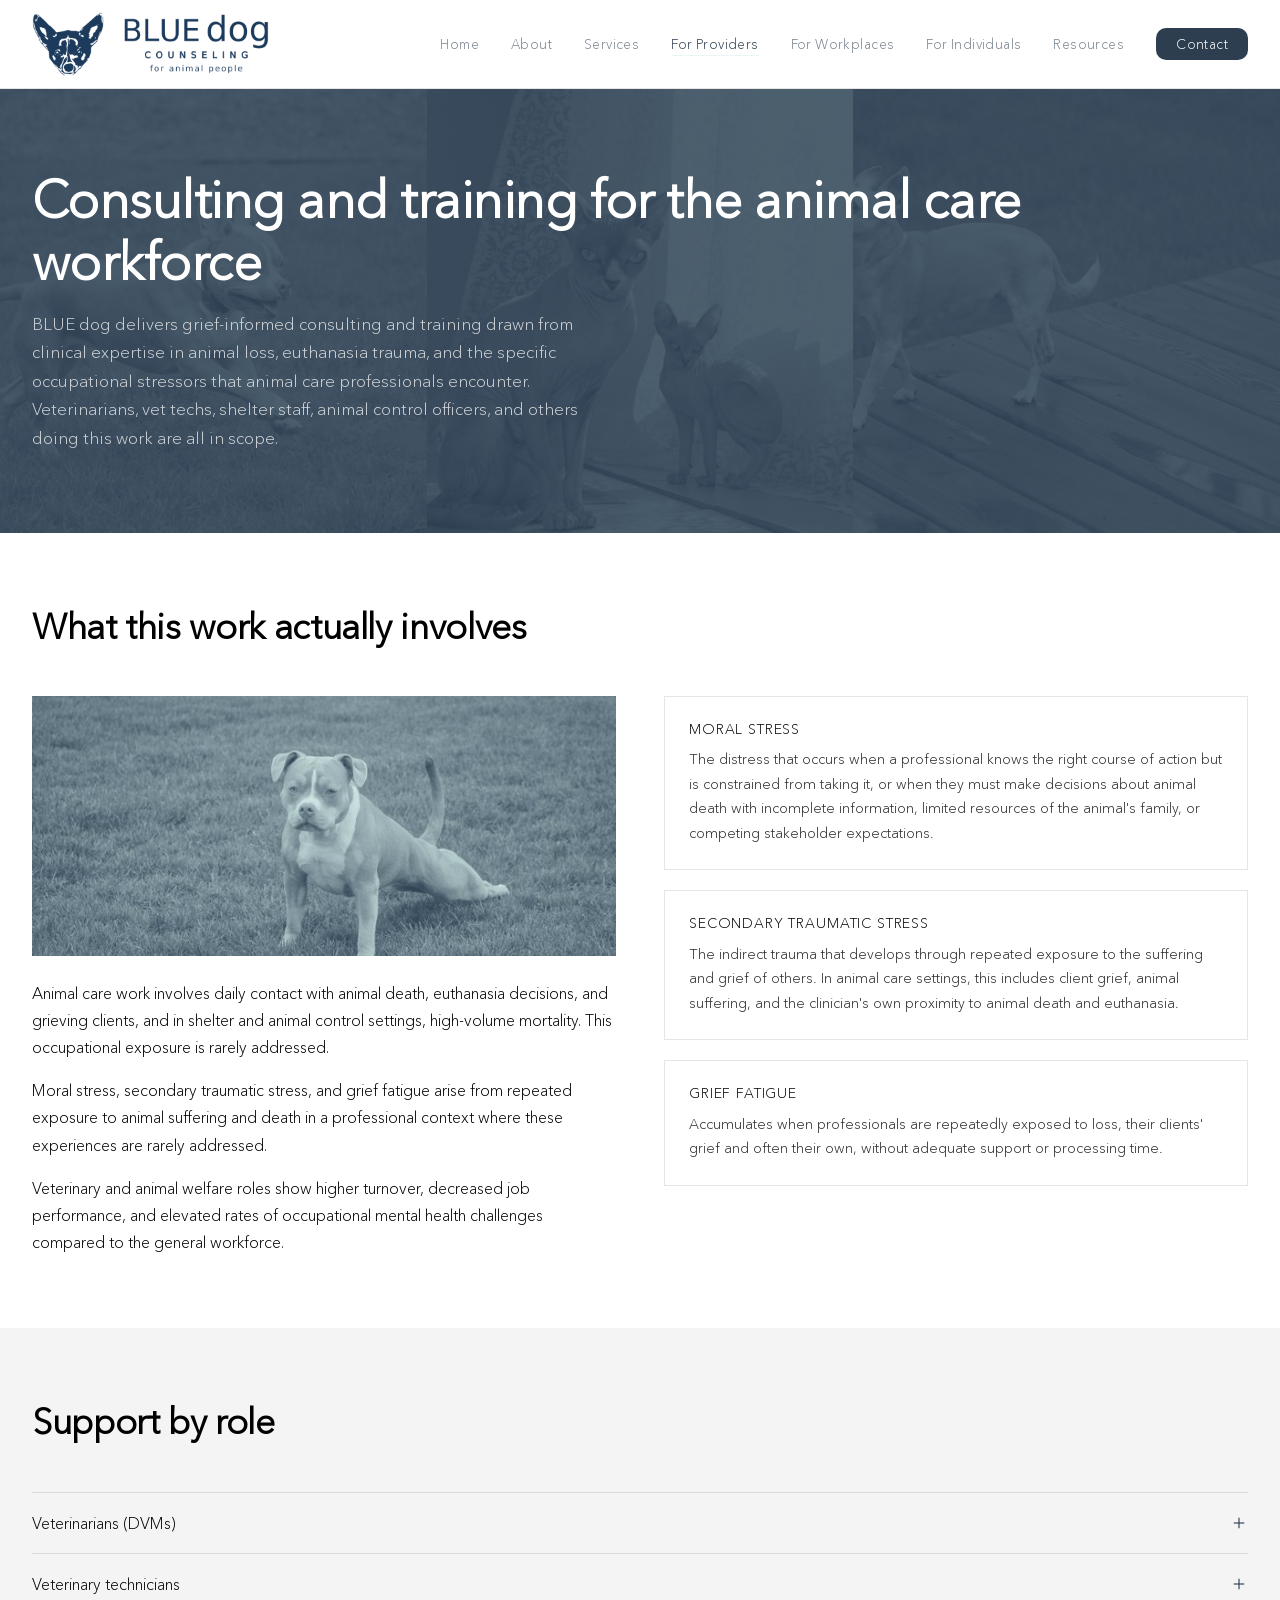
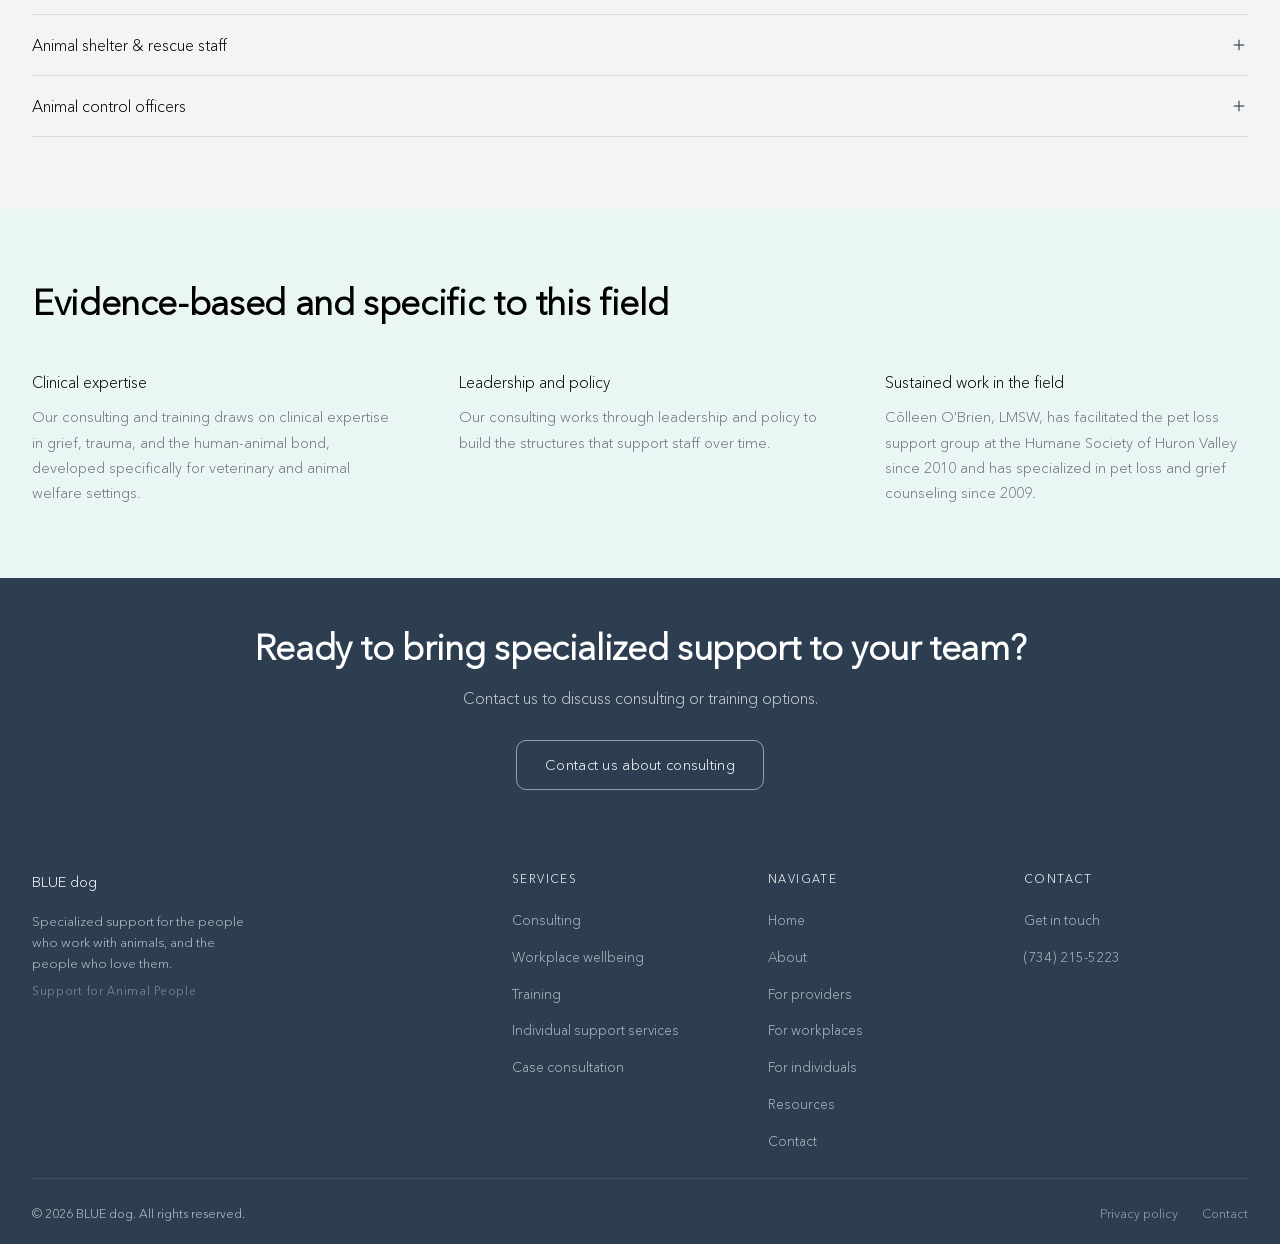
<file: for-providers.html>
<!DOCTYPE html>
<html lang="en">
<head>
  <meta charset="UTF-8" />
  <meta name="viewport" content="width=device-width, initial-scale=1.0" />

  <title>For Veterinary & Animal Care Professionals | BLUE dog Counseling</title>
  <meta name="description" content="BLUE dog Counseling provides specialized consulting and training for veterinarians, vet techs, shelter staff, animal control officers, and others who work with animals. We address moral stress, secondary trauma, and workforce sustainability." />
  <meta name="keywords" content="veterinarian burnout support, vet tech secondary trauma, animal shelter worker wellness, animal control officer stress, moral stress veterinary, euthanasia decision fatigue, veterinary workforce sustainability, grief-informed veterinary practice, animal welfare professional consulting" />
  <link rel="canonical" href="https://www.bluedogcounseling.com/for-providers" />

  <!-- Schema: specific audience page -->
  <script type="application/ld+json">
  {
    "@context": "https://schema.org",
    "@type": "Service",
    "name": "Veterinary and Animal Care Professional Consulting",
    "provider": {
      "@type": "Organization",
      "name": "BLUE dog Counseling",
      "url": "https://www.bluedogcounseling.com"
    },
    "description": "Specialized consulting and training for veterinarians, veterinary technicians, animal shelter staff, and animal control officers addressing moral stress, secondary trauma, and workforce sustainability.",
    "audience": {
      "@type": "Audience",
      "audienceType": "Veterinarians, Veterinary Technicians, Animal Shelter Staff, Animal Control Officers"
    }
  }
  </script>

  <link rel="stylesheet" href="styles.css" />
</head>
<body>

  <!-- PAGE HERO -->
  <section class="page-hero page-hero--collage" aria-labelledby="page-title">
    <div class="page-hero__collage-bg" aria-hidden="true">
      <img src="pet-pitbull-running.jpg" alt="">
      <img src="pet-sphynx-pair.jpg" alt="">
      <img src="pet-chihuahua-deck.jpg" alt="">
    </div>
    <div class="container">
      <h1 id="page-title">Consulting and training for the animal care workforce</h1>
      <p>BLUE dog delivers grief-informed consulting and training drawn from clinical expertise in animal loss, euthanasia trauma, and the specific occupational stressors that animal care professionals encounter. Veterinarians, vet techs, shelter staff, animal control officers, and others doing this work are all in scope.</p>
    </div>
  </section>

  <!-- WHAT YOU FACE -->
  <section class="bg-white" aria-labelledby="challenges-heading">
    <div class="container">
      <h2 id="challenges-heading" class="mb-lg">What this work actually involves</h2>

      <div style="display:grid; grid-template-columns:1fr 1fr; gap:3rem; align-items:start;">
        <div>
          <img
            src="pet-pitbull-play.jpg"
            alt="A pitbull in a play stance"
           
            style="width:100%; height:260px; object-fit:cover; object-position:center; display:block; margin-bottom:1.5rem;"
          />
          <p>Animal care work involves daily contact with animal death, euthanasia decisions, and grieving clients, and in shelter and animal control settings, high-volume mortality. This occupational exposure is rarely addressed.</p>
          <p>Moral stress, secondary traumatic stress, and grief fatigue arise from repeated exposure to animal suffering and death in a professional context where these experiences are rarely addressed.</p>
          <p>Veterinary and animal welfare roles show higher turnover, decreased job performance, and elevated rates of occupational mental health challenges compared to the general workforce.</p>
        </div>
        <div style="display:flex; flex-direction:column; gap:1.25rem;">
          <div style="padding:1.5rem; border:1px solid var(--line);">
            <h3 style="font-size:0.88rem; font-weight:500; letter-spacing:0.06em; text-transform:uppercase; margin-bottom:0.6rem;">Moral stress</h3>
            <p style="font-size:0.9rem; color:#2a2a2a;">The distress that occurs when a professional knows the right course of action but is constrained from taking it, or when they must make decisions about animal death with incomplete information, limited resources of the animal's family, or competing stakeholder expectations.</p>
          </div>
          <div style="padding:1.5rem; border:1px solid var(--line);">
            <h3 style="font-size:0.88rem; font-weight:500; letter-spacing:0.06em; text-transform:uppercase; margin-bottom:0.6rem;">Secondary traumatic stress</h3>
            <p style="font-size:0.9rem; color:#2a2a2a;">The indirect trauma that develops through repeated exposure to the suffering and grief of others. In animal care settings, this includes client grief, animal suffering, and the clinician's own proximity to animal death and euthanasia.</p>
          </div>
          <div style="padding:1.5rem; border:1px solid var(--line);">
            <h3 style="font-size:0.88rem; font-weight:500; letter-spacing:0.06em; text-transform:uppercase; margin-bottom:0.6rem;">Grief fatigue</h3>
            <p style="font-size:0.9rem; color:#2a2a2a;">Accumulates when professionals are repeatedly exposed to loss, their clients' grief and often their own, without adequate support or processing time.</p>
          </div>
        </div>
      </div>
    </div>
  </section>

  <!-- BY ROLE -->
  <section class="bg-light" aria-labelledby="roles-heading">
    <div class="container">
      <h2 id="roles-heading" class="mb-lg">Support by role</h2>

      <div class="accordion" role="list">

        <div class="accordion__item" role="listitem">
          <button class="accordion__trigger" aria-expanded="false">
            Veterinarians (DVMs)
            <svg class="accordion__icon" viewBox="0 0 24 24" fill="none" stroke="currentColor" stroke-width="1.5" aria-hidden="true"><line x1="12" y1="5" x2="12" y2="19"/><line x1="5" y1="12" x2="19" y2="12"/></svg>
          </button>
          <div class="accordion__body">
            <p>Veterinarians are the decision authority in euthanasia conversations, absorb client grief directly, and work in clinical environments where emotional responses to animal death are frequently suppressed.</p>
            <p style="margin-top:0.75rem;">BLUE dog works with veterinary practices to provide consulting on the structural and cultural factors that drive moral stress in clinical teams, and to provide training that gives veterinarians specific tools for client communication around animal death, euthanasia, and terminal diagnosis.</p>
            <a href="/contact" class="btn btn--outline mt-md" style="font-size:0.82rem; padding:0.5rem 1rem;">Contact us for veterinary consulting</a>
          </div>
        </div>

        <div class="accordion__item" role="listitem">
          <button class="accordion__trigger" aria-expanded="false">
            Veterinary technicians
            <svg class="accordion__icon" viewBox="0 0 24 24" fill="none" stroke="currentColor" stroke-width="1.5" aria-hidden="true"><line x1="12" y1="5" x2="12" y2="19"/><line x1="5" y1="12" x2="19" y2="12"/></svg>
          </button>
          <div class="accordion__body">
            <p>Vet techs have sustained direct contact with animals in clinical settings and limited institutional support for it. They assist with euthanasia, monitor critically ill patients, and absorb client distress in roles where that exposure is rarely acknowledged.</p>
            <p style="margin-top:0.75rem;">Our training addresses secondary traumatic stress recognition and response specific to vet tech responsibilities, and our consulting identifies the structural factors that leave vet techs underserved.</p>
            <a href="/contact" class="btn btn--outline mt-md" style="font-size:0.82rem; padding:0.5rem 1rem;">Inquire about vet tech training</a>
          </div>
        </div>

        <div class="accordion__item" role="listitem">
          <button class="accordion__trigger" aria-expanded="false">
            Animal shelter &amp; rescue staff
            <svg class="accordion__icon" viewBox="0 0 24 24" fill="none" stroke="currentColor" stroke-width="1.5" aria-hidden="true"><line x1="12" y1="5" x2="12" y2="19"/><line x1="5" y1="12" x2="19" y2="12"/></svg>
          </button>
          <div class="accordion__body">
            <p>Shelter staff and rescue workers encounter high-volume animal death, relinquishment, and ongoing tension between available resources and animal need. In many settings, euthanasia decisions are made under resource and space constraints that add moral weight to an already difficult process.</p>
            <p style="margin-top:0.75rem;">BLUE dog provides training and consulting specifically for shelter organizations, with consulting focused on policy, team culture, and the structures that protect workforce wellbeing.</p>
            <a href="/contact" class="btn btn--outline mt-md" style="font-size:0.82rem; padding:0.5rem 1rem;">Contact us for shelter consulting</a>
          </div>
        </div>

        <div class="accordion__item" role="listitem">
          <button class="accordion__trigger" aria-expanded="false">
            Animal control officers
            <svg class="accordion__icon" viewBox="0 0 24 24" fill="none" stroke="currentColor" stroke-width="1.5" aria-hidden="true"><line x1="12" y1="5" x2="12" y2="19"/><line x1="5" y1="12" x2="19" y2="12"/></svg>
          </button>
          <div class="accordion__body">
            <p>Animal control officers encounter animal suffering and death in field conditions, often with limited resources and public-facing pressure. They also handle animal family member grief and conflict directly, in circumstances that can be volatile and emotionally complex. The occupational mental health needs of this role are rarely addressed in municipal wellness programs.</p>
            <p style="margin-top:0.75rem;">We provide training for animal control teams and consulting for municipal animal services organizations, addressing both individual role-specific stress and the structural factors that determine how well officers are supported over time.</p>
            <a href="/contact" class="btn btn--outline mt-md" style="font-size:0.82rem; padding:0.5rem 1rem;">Inquire about animal control training</a>
          </div>
        </div>

      </div>
    </div>
  </section>

  <!-- HOW WE WORK -->
  <section class="bg-mint" aria-labelledby="approach-heading">
    <div class="container">
      <h2 id="approach-heading" class="mb-lg">Evidence-based and specific to this field</h2>
      <div class="col-grid">
        <div>
          <h3 class="col-item__title">Clinical expertise</h3>
          <p class="col-item__body">Our consulting and training draws on clinical expertise in grief, trauma, and the human-animal bond, developed specifically for veterinary and animal welfare settings.</p>
        </div>
        <div>
          <h3 class="col-item__title">Leadership and policy</h3>
          <p class="col-item__body">Our consulting works through leadership and policy to build the structures that support staff over time.</p>
        </div>
        <div>
          <h3 class="col-item__title">Sustained work in the field</h3>
          <p class="col-item__body">Cōlleen O'Brien, LMSW, has facilitated the pet loss support group at the Humane Society of Huron Valley since 2010 and has specialized in pet loss and grief counseling since 2009.</p>
        </div>
      </div>
    </div>
  </section>

  <!-- CTA BAND -->
  <section style="background:var(--slate); padding-block:3rem;" aria-labelledby="provider-cta">
    <div class="container text-center">
      <h2 id="provider-cta" class="text-white mb-sm">Ready to bring specialized support to your team?</h2>
      <p style="color:rgba(255,255,255,0.75); margin-inline:auto; margin-bottom:1.75rem;">Contact us to discuss consulting or training options.</p>
      <a href="/contact" class="btn btn--outline-white">Contact us about consulting</a>
    </div>
  </section>

  <script src="components.js"></script>
</body>
</html>
</file>
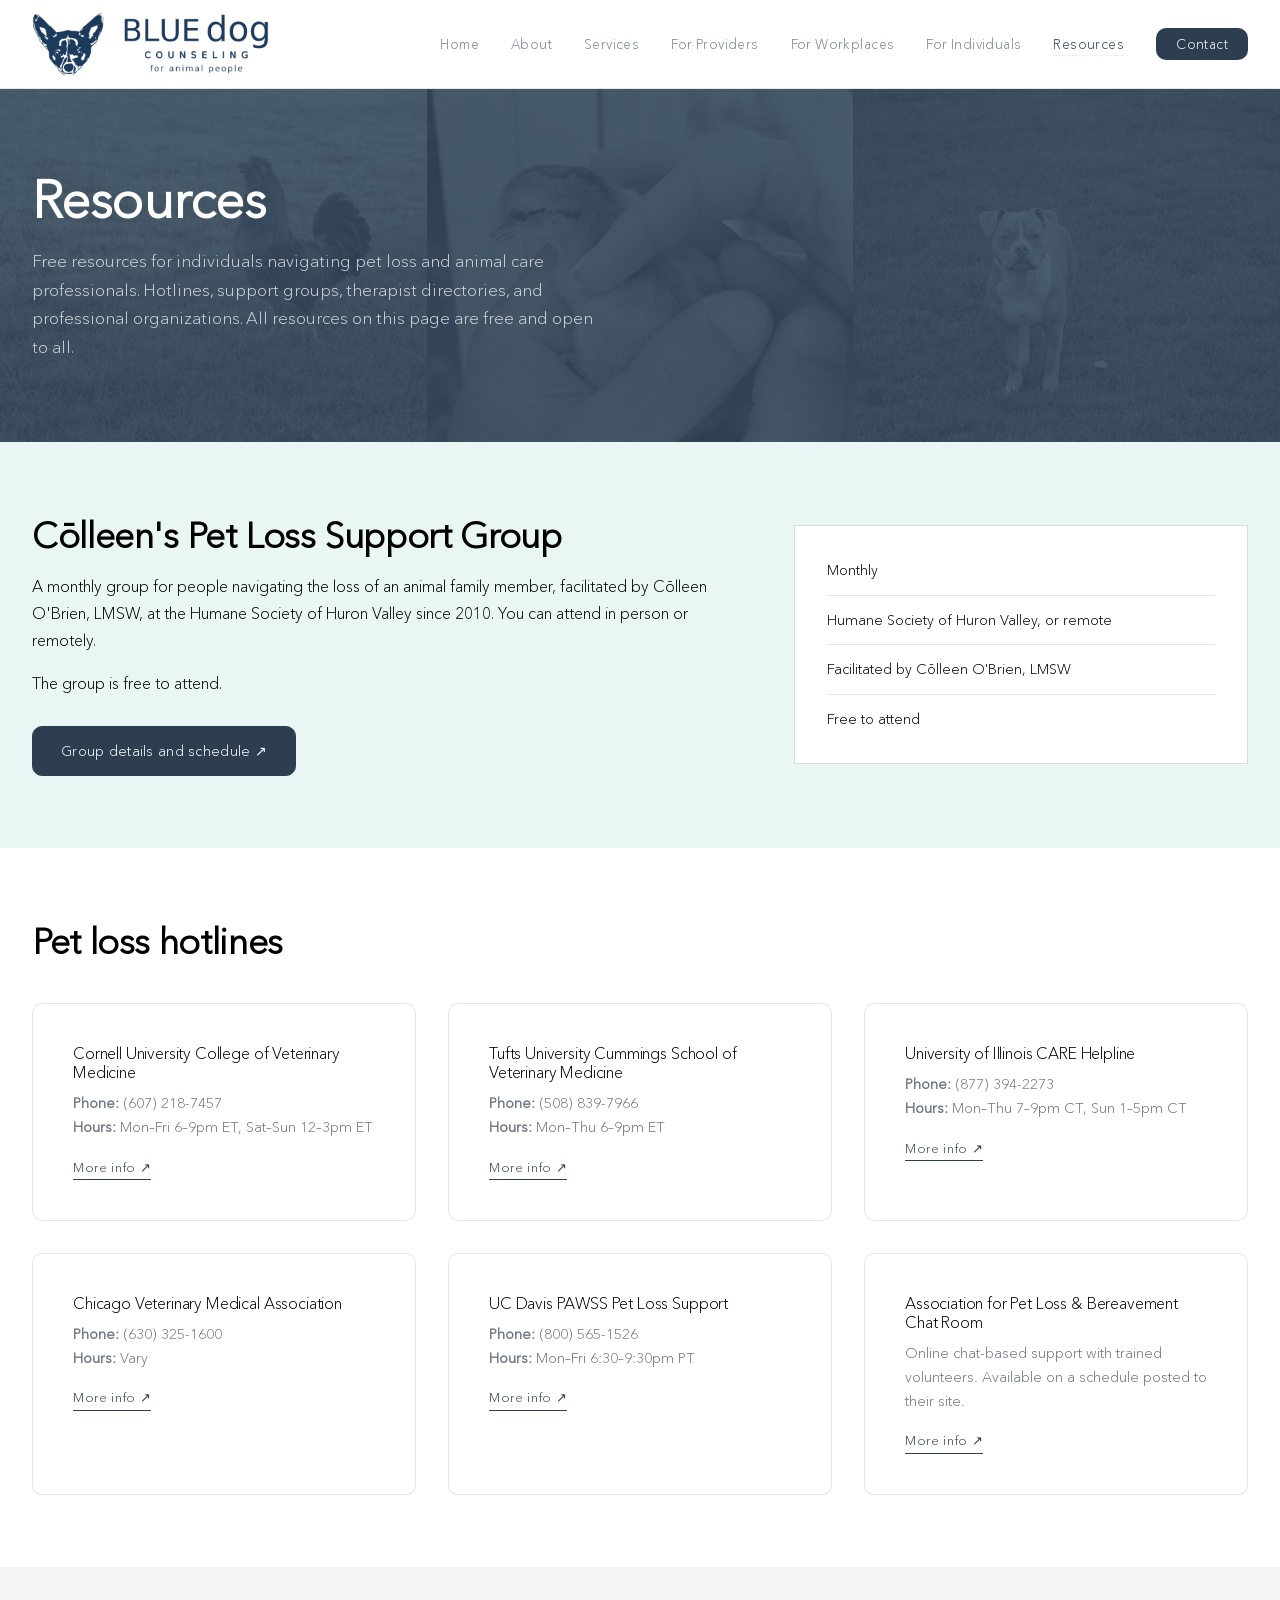
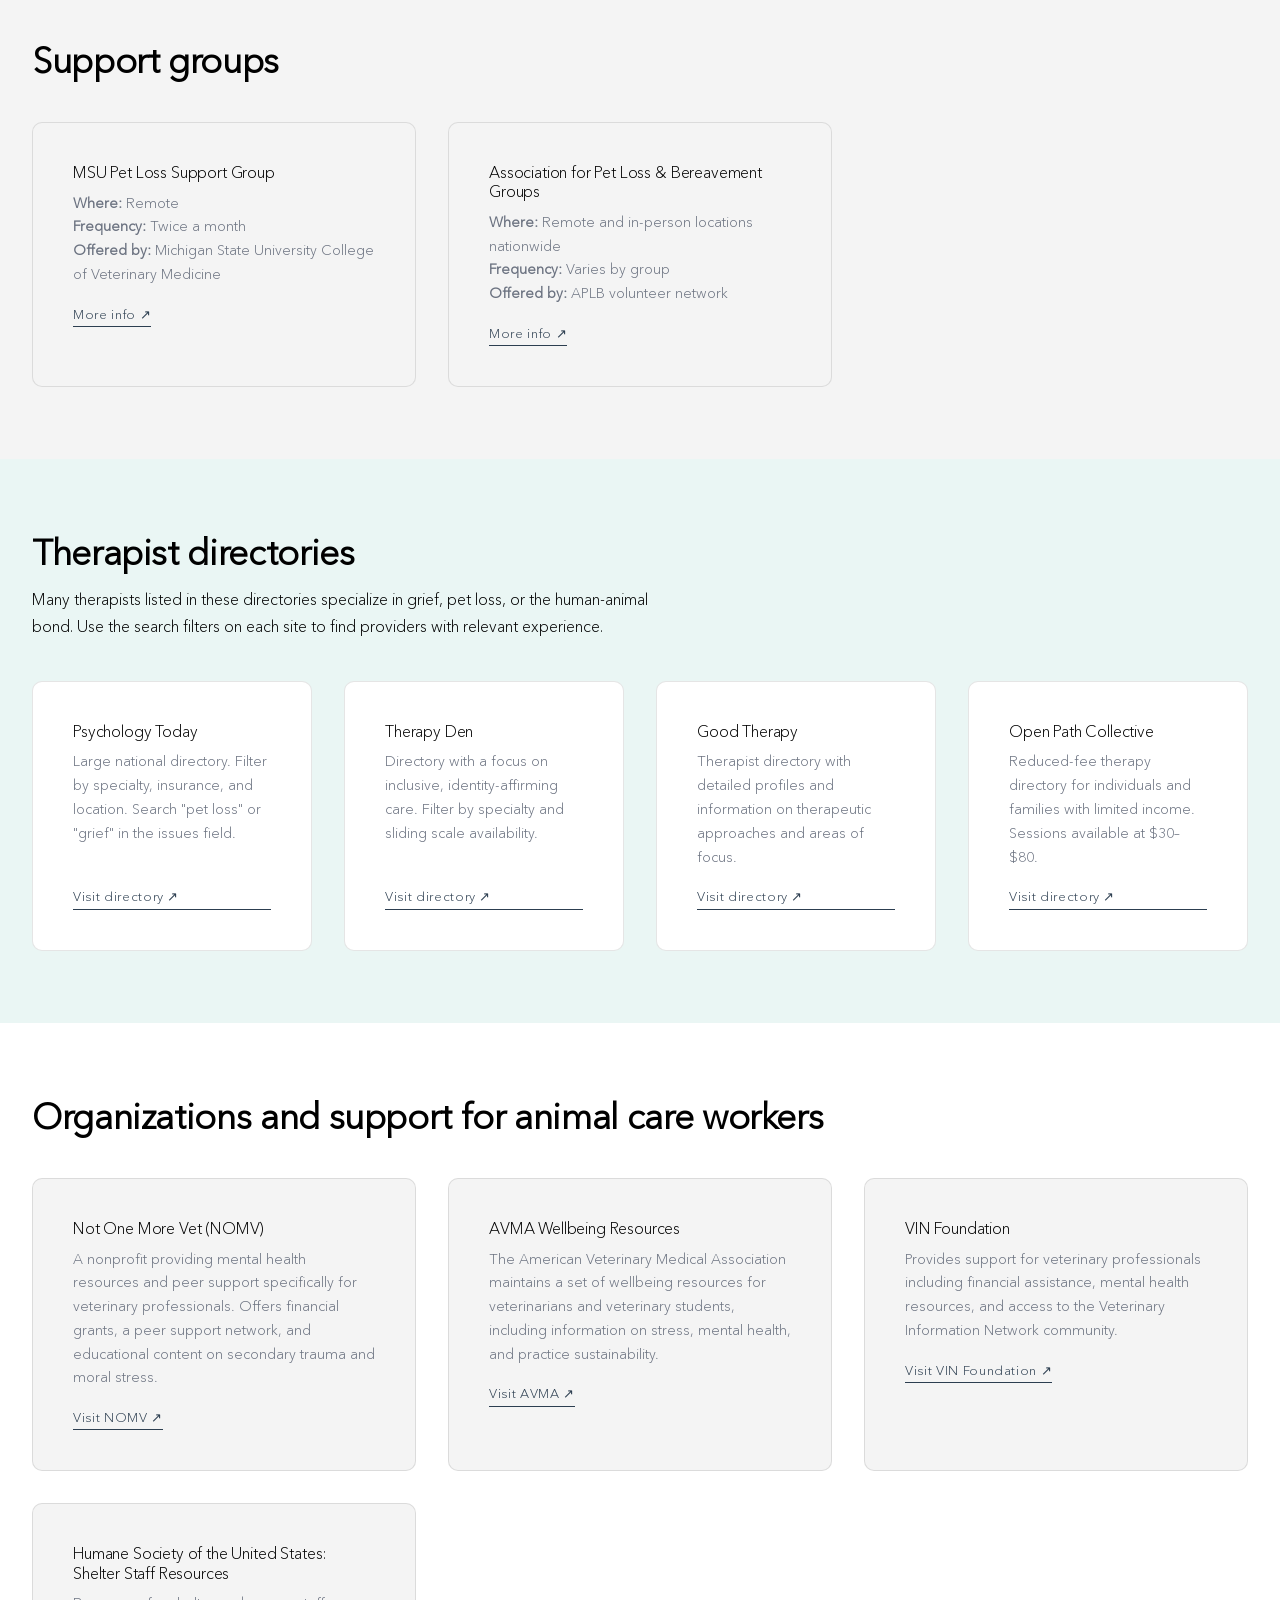
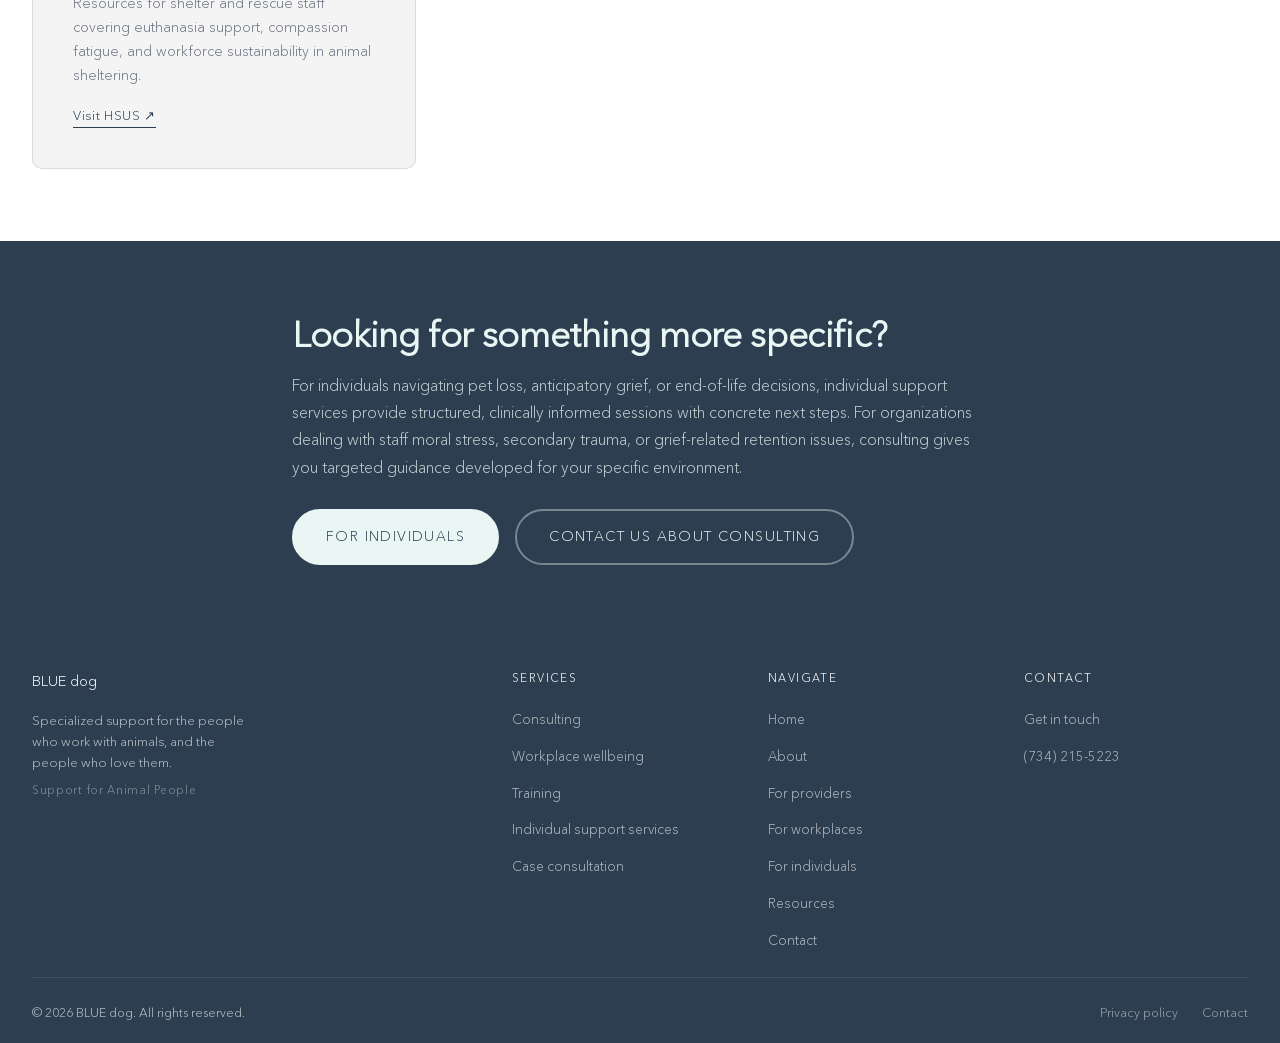
<file: resources.html>
<!DOCTYPE html>
<html lang="en">
<head>
  <meta charset="UTF-8" />
  <meta name="viewport" content="width=device-width, initial-scale=1.0" />

  <title>Pet Loss Resources | BLUE dog Counseling | Hotlines, Support Groups & Directories</title>
  <meta name="description" content="Free resources for individuals navigating pet loss and animal care professionals. Pet loss hotlines, support groups, therapist directories, and professional organizations. All free and open to all." />
  <link rel="canonical" href="https://www.bluedogcounseling.com/resources" />

  <link rel="stylesheet" href="styles.css" />
</head>
<body>

  <!-- PAGE HERO -->
  <section class="page-hero page-hero--collage" aria-labelledby="page-title">
    <div class="page-hero__collage-bg" aria-hidden="true">
      <img src="pet-rooster-golden.jpg" alt="">
      <img src="pet-chick-hands.jpg" alt="">
      <img src="pet-pitbull-standing.jpg" alt="">
    </div>
    <div class="container">
      <h1 id="page-title">Resources</h1>
      <p>Free resources for individuals navigating pet loss and animal care professionals. Hotlines, support groups, therapist directories, and professional organizations. All resources on this page are free and open to all.</p>
    </div>
  </section>


  <!-- FEATURED: COLLEEN'S GROUP -->
  <section class="bg-mint" aria-labelledby="featured-group-heading">
    <div class="container split" style="grid-template-columns: 3fr 2fr;">
      <div>
        <h2 id="featured-group-heading">Cōlleen's Pet Loss Support Group</h2>
        <p class="mt-sm">A monthly group for people navigating the loss of an animal family member, facilitated by Cōlleen O'Brien, LMSW, at the Humane Society of Huron Valley since 2010. You can attend in person or remotely.</p>
        <p>The group is free to attend.</p>
        <a href="https://www.hshv.org/get-help/endoflife/" target="_blank" rel="noopener" class="btn btn--primary mt-md">Group details and schedule ↗</a>
      </div>
      <div style="display:flex; align-items:flex-start;">
        <div style="border:1px solid rgba(44,62,80,0.18); padding:2rem; background:var(--white); width:100%;">
          <ul style="display:flex; flex-direction:column; gap:0.75rem;">
            <li style="font-size:0.9rem; padding-bottom:0.75rem; border-bottom:1px solid var(--line);">Monthly</li>
            <li style="font-size:0.9rem; padding-bottom:0.75rem; border-bottom:1px solid var(--line);">Humane Society of Huron Valley, or remote</li>
            <li style="font-size:0.9rem; padding-bottom:0.75rem; border-bottom:1px solid var(--line);">Facilitated by Cōlleen O'Brien, LMSW</li>
            <li style="font-size:0.9rem;">Free to attend</li>
          </ul>
        </div>
      </div>
    </div>
  </section>

  <!-- HOTLINES -->
  <section class="bg-white" aria-labelledby="hotlines-heading">
    <div class="container">
      <h2 id="hotlines-heading" style="margin-bottom:2.5rem;">Pet loss hotlines</h2>

      <div class="card-grid" style="grid-template-columns: repeat(auto-fill, minmax(300px, 1fr));">

        <article class="card bg-white">
          <h3 class="card__title">Cornell University College of Veterinary Medicine</h3>
          <p class="card__body" style="margin-top:0.5rem;"><strong>Phone:</strong> (607) 218-7457<br><strong>Hours:</strong> Mon–Fri 6–9pm ET, Sat–Sun 12–3pm ET</p>
          <a href="https://www.vet.cornell.edu/impact/community-impact/pet-loss-resources-and-support" target="_blank" rel="noopener" class="resource-link">More info ↗</a>
        </article>

        <article class="card bg-white">
          <h3 class="card__title">Tufts University Cummings School of Veterinary Medicine</h3>
          <p class="card__body" style="margin-top:0.5rem;"><strong>Phone:</strong> (508) 839-7966<br><strong>Hours:</strong> Mon–Thu 6–9pm ET</p>
          <a href="https://vet.tufts.edu/pet-loss-support-helpline" target="_blank" rel="noopener" class="resource-link">More info ↗</a>
        </article>

        <article class="card bg-white">
          <h3 class="card__title">University of Illinois CARE Helpline</h3>
          <p class="card__body" style="margin-top:0.5rem;"><strong>Phone:</strong> (877) 394-2273<br><strong>Hours:</strong> Mon–Thu 7–9pm CT, Sun 1–5pm CT</p>
          <a href="https://vetmed.illinois.edu/research-academics/care/" target="_blank" rel="noopener" class="resource-link">More info ↗</a>
        </article>

        <article class="card bg-white">
          <h3 class="card__title">Chicago Veterinary Medical Association</h3>
          <p class="card__body" style="margin-top:0.5rem;"><strong>Phone:</strong> (630) 325-1600<br><strong>Hours:</strong> Vary</p>
          <a href="https://www.chicagovma.org/pet-loss-support/" target="_blank" rel="noopener" class="resource-link">More info ↗</a>
        </article>

        <article class="card bg-white">
          <h3 class="card__title">UC Davis PAWSS Pet Loss Support</h3>
          <p class="card__body" style="margin-top:0.5rem;"><strong>Phone:</strong> (800) 565-1526<br><strong>Hours:</strong> Mon–Fri 6:30–9:30pm PT</p>
          <a href="https://www.vetmed.ucdavis.edu/hospital/pet-loss-support" target="_blank" rel="noopener" class="resource-link">More info ↗</a>
        </article>

        <article class="card bg-white">
          <h3 class="card__title">Association for Pet Loss &amp; Bereavement Chat Room</h3>
          <p class="card__body" style="margin-top:0.5rem;">Online chat-based support with trained volunteers. Available on a schedule posted to their site.</p>
          <a href="https://www.aplb.org/chat-with-us/" target="_blank" rel="noopener" class="resource-link">More info ↗</a>
        </article>

      </div>
    </div>
  </section>

  <!-- SUPPORT GROUPS -->
  <section class="bg-light" aria-labelledby="groups-heading">
    <div class="container">
      <h2 id="groups-heading" style="margin-bottom:2.5rem;">Support groups</h2>

      <div class="card-grid" style="grid-template-columns: repeat(auto-fill, minmax(300px, 1fr));">

        <article class="card" style="background:var(--gray-light);">
          <h3 class="card__title">MSU Pet Loss Support Group</h3>
          <p class="card__body" style="margin-top:0.5rem;"><strong>Where:</strong> Remote<br><strong>Frequency:</strong> Twice a month<br><strong>Offered by:</strong> Michigan State University College of Veterinary Medicine</p>
          <a href="https://cvm.msu.edu/hospital/services/social-work/pet-loss-support-group" target="_blank" rel="noopener" class="resource-link">More info ↗</a>
        </article>

        <article class="card" style="background:var(--gray-light);">
          <h3 class="card__title">Association for Pet Loss &amp; Bereavement Groups</h3>
          <p class="card__body" style="margin-top:0.5rem;"><strong>Where:</strong> Remote and in-person locations nationwide<br><strong>Frequency:</strong> Varies by group<br><strong>Offered by:</strong> APLB volunteer network</p>
          <a href="https://www.aplb.org/support/support-groups/" target="_blank" rel="noopener" class="resource-link">More info ↗</a>
        </article>

      </div>
    </div>
  </section>

  <!-- THERAPIST DIRECTORIES -->
  <section class="bg-mint" aria-labelledby="directories-heading">
    <div class="container">
      <h2 id="directories-heading" style="margin-bottom:0.75rem;">Therapist directories</h2>
      <p style="max-width:640px; margin-bottom:2.5rem;">Many therapists listed in these directories specialize in grief, pet loss, or the human-animal bond. Use the search filters on each site to find providers with relevant experience.</p>

      <div class="card-grid" style="grid-template-columns: repeat(auto-fill, minmax(260px, 1fr));">

        <article class="card bg-white" style="display:flex; flex-direction:column; justify-content:space-between;">
          <div>
            <h3 class="card__title">Psychology Today</h3>
            <p class="card__body" style="margin-top:0.5rem;">Large national directory. Filter by specialty, insurance, and location. Search "pet loss" or "grief" in the issues field.</p>
          </div>
          <a href="https://www.psychologytoday.com/us/therapists" target="_blank" rel="noopener" class="resource-link" style="margin-top:1rem;">Visit directory ↗</a>
        </article>

        <article class="card bg-white" style="display:flex; flex-direction:column; justify-content:space-between;">
          <div>
            <h3 class="card__title">Therapy Den</h3>
            <p class="card__body" style="margin-top:0.5rem;">Directory with a focus on inclusive, identity-affirming care. Filter by specialty and sliding scale availability.</p>
          </div>
          <a href="https://www.therapyden.com" target="_blank" rel="noopener" class="resource-link" style="margin-top:1rem;">Visit directory ↗</a>
        </article>

        <article class="card bg-white" style="display:flex; flex-direction:column; justify-content:space-between;">
          <div>
            <h3 class="card__title">Good Therapy</h3>
            <p class="card__body" style="margin-top:0.5rem;">Therapist directory with detailed profiles and information on therapeutic approaches and areas of focus.</p>
          </div>
          <a href="https://www.goodtherapy.org" target="_blank" rel="noopener" class="resource-link" style="margin-top:1rem;">Visit directory ↗</a>
        </article>

        <article class="card bg-white" style="display:flex; flex-direction:column; justify-content:space-between;">
          <div>
            <h3 class="card__title">Open Path Collective</h3>
            <p class="card__body" style="margin-top:0.5rem;">Reduced-fee therapy directory for individuals and families with limited income. Sessions available at $30–$80.</p>
          </div>
          <a href="https://openpathcollective.org" target="_blank" rel="noopener" class="resource-link" style="margin-top:1rem;">Visit directory ↗</a>
        </article>

      </div>
    </div>
  </section>

  <!-- FOR VETERINARY PROFESSIONALS -->
  <section class="bg-white" aria-labelledby="pro-resources-heading">
    <div class="container">
      <h2 id="pro-resources-heading" style="margin-bottom:2.5rem;">Organizations and support for animal care workers</h2>

      <div class="card-grid" style="grid-template-columns: repeat(auto-fill, minmax(300px, 1fr));">

        <article class="card" style="background:var(--gray-light);">
          <h3 class="card__title">Not One More Vet (NOMV)</h3>
          <p class="card__body" style="margin-top:0.5rem;">A nonprofit providing mental health resources and peer support specifically for veterinary professionals. Offers financial grants, a peer support network, and educational content on secondary trauma and moral stress.</p>
          <a href="https://www.nomv.org" target="_blank" rel="noopener" class="resource-link">Visit NOMV ↗</a>
        </article>

        <article class="card" style="background:var(--gray-light);">
          <h3 class="card__title">AVMA Wellbeing Resources</h3>
          <p class="card__body" style="margin-top:0.5rem;">The American Veterinary Medical Association maintains a set of wellbeing resources for veterinarians and veterinary students, including information on stress, mental health, and practice sustainability.</p>
          <a href="https://www.avma.org/resources-tools/wellbeing" target="_blank" rel="noopener" class="resource-link">Visit AVMA ↗</a>
        </article>

        <article class="card" style="background:var(--gray-light);">
          <h3 class="card__title">VIN Foundation</h3>
          <p class="card__body" style="margin-top:0.5rem;">Provides support for veterinary professionals including financial assistance, mental health resources, and access to the Veterinary Information Network community.</p>
          <a href="https://vinfoundation.org" target="_blank" rel="noopener" class="resource-link">Visit VIN Foundation ↗</a>
        </article>

        <article class="card" style="background:var(--gray-light);">
          <h3 class="card__title">Humane Society of the United States: Shelter Staff Resources</h3>
          <p class="card__body" style="margin-top:0.5rem;">Resources for shelter and rescue staff covering euthanasia support, compassion fatigue, and workforce sustainability in animal sheltering.</p>
          <a href="https://www.humanesociety.org/resources/compassion-fatigue" target="_blank" rel="noopener" class="resource-link">Visit HSUS ↗</a>
        </article>

      </div>
    </div>
  </section>

  <!-- CONSULT CTA -->
  <section class="bg-slate" aria-labelledby="resources-cta">
    <div class="container" style="max-width:760px;">
      <h2 id="resources-cta" style="color:var(--mint);">Looking for something more specific?</h2>
      <p class="mt-sm" style="color:rgba(234,246,244,0.8);">For individuals navigating pet loss, anticipatory grief, or end-of-life decisions, individual support services provide structured, clinically informed sessions with concrete next steps. For organizations dealing with staff moral stress, secondary trauma, or grief-related retention issues, consulting gives you targeted guidance developed for your specific environment.</p>
      <div class="mt-md" style="display:flex; gap:1rem; flex-wrap:wrap;">
        <a href="/for-individuals" class="btn btn--mint">For individuals</a>
        <a href="/contact" class="btn btn--outline-mint">Contact us about consulting</a>
      </div>
    </div>
  </section>

  <style>
    .tag {
      font-size: 0.7rem;
      font-weight: 500;
      letter-spacing: 0.1em;
      text-transform: uppercase;
      padding: 0.25rem 0.6rem;
      border-radius: 1px;
    }
    .tag--primary { background: var(--mint); color: var(--slate); }
    .tag--secondary { background: var(--gray-light); color: var(--gray-mid); }

    .resource-link {
      display: inline-block;
      margin-top: 1rem;
      font-size: 0.82rem;
      font-weight: 500;
      letter-spacing: 0.05em;
      color: var(--slate);
      text-decoration: none;
      border-bottom: 1px solid var(--slate);
      padding-bottom: 1px;
      transition: opacity 0.15s;
    }
    .resource-link:hover { opacity: 0.65; }

    .btn--mint {
      background: var(--mint);
      color: var(--slate);
      border: 2px solid var(--mint);
      padding: 0.9rem 2rem;
      border-radius: 60px;
      font-family: var(--font-body);
      font-size: 0.88rem;
      font-weight: 500;
      letter-spacing: 0.1em;
      text-transform: uppercase;
      text-decoration: none;
      display: inline-flex;
      align-items: center;
      cursor: pointer;
      transition: opacity 0.18s;
    }
    .btn--mint:hover { opacity: 0.85; }

    .btn--outline-mint {
      background: transparent;
      color: var(--mint);
      border: 2px solid rgba(234,246,244,0.4);
      padding: 0.9rem 2rem;
      border-radius: 60px;
      font-family: var(--font-body);
      font-size: 0.88rem;
      font-weight: 500;
      letter-spacing: 0.1em;
      text-transform: uppercase;
      text-decoration: none;
      display: inline-flex;
      align-items: center;
      cursor: pointer;
      transition: border-color 0.18s, color 0.18s;
    }
    .btn--outline-mint:hover { border-color: var(--mint); color: var(--mint); }
  </style>

  <script src="components.js"></script>
</body>
</html>
</file>
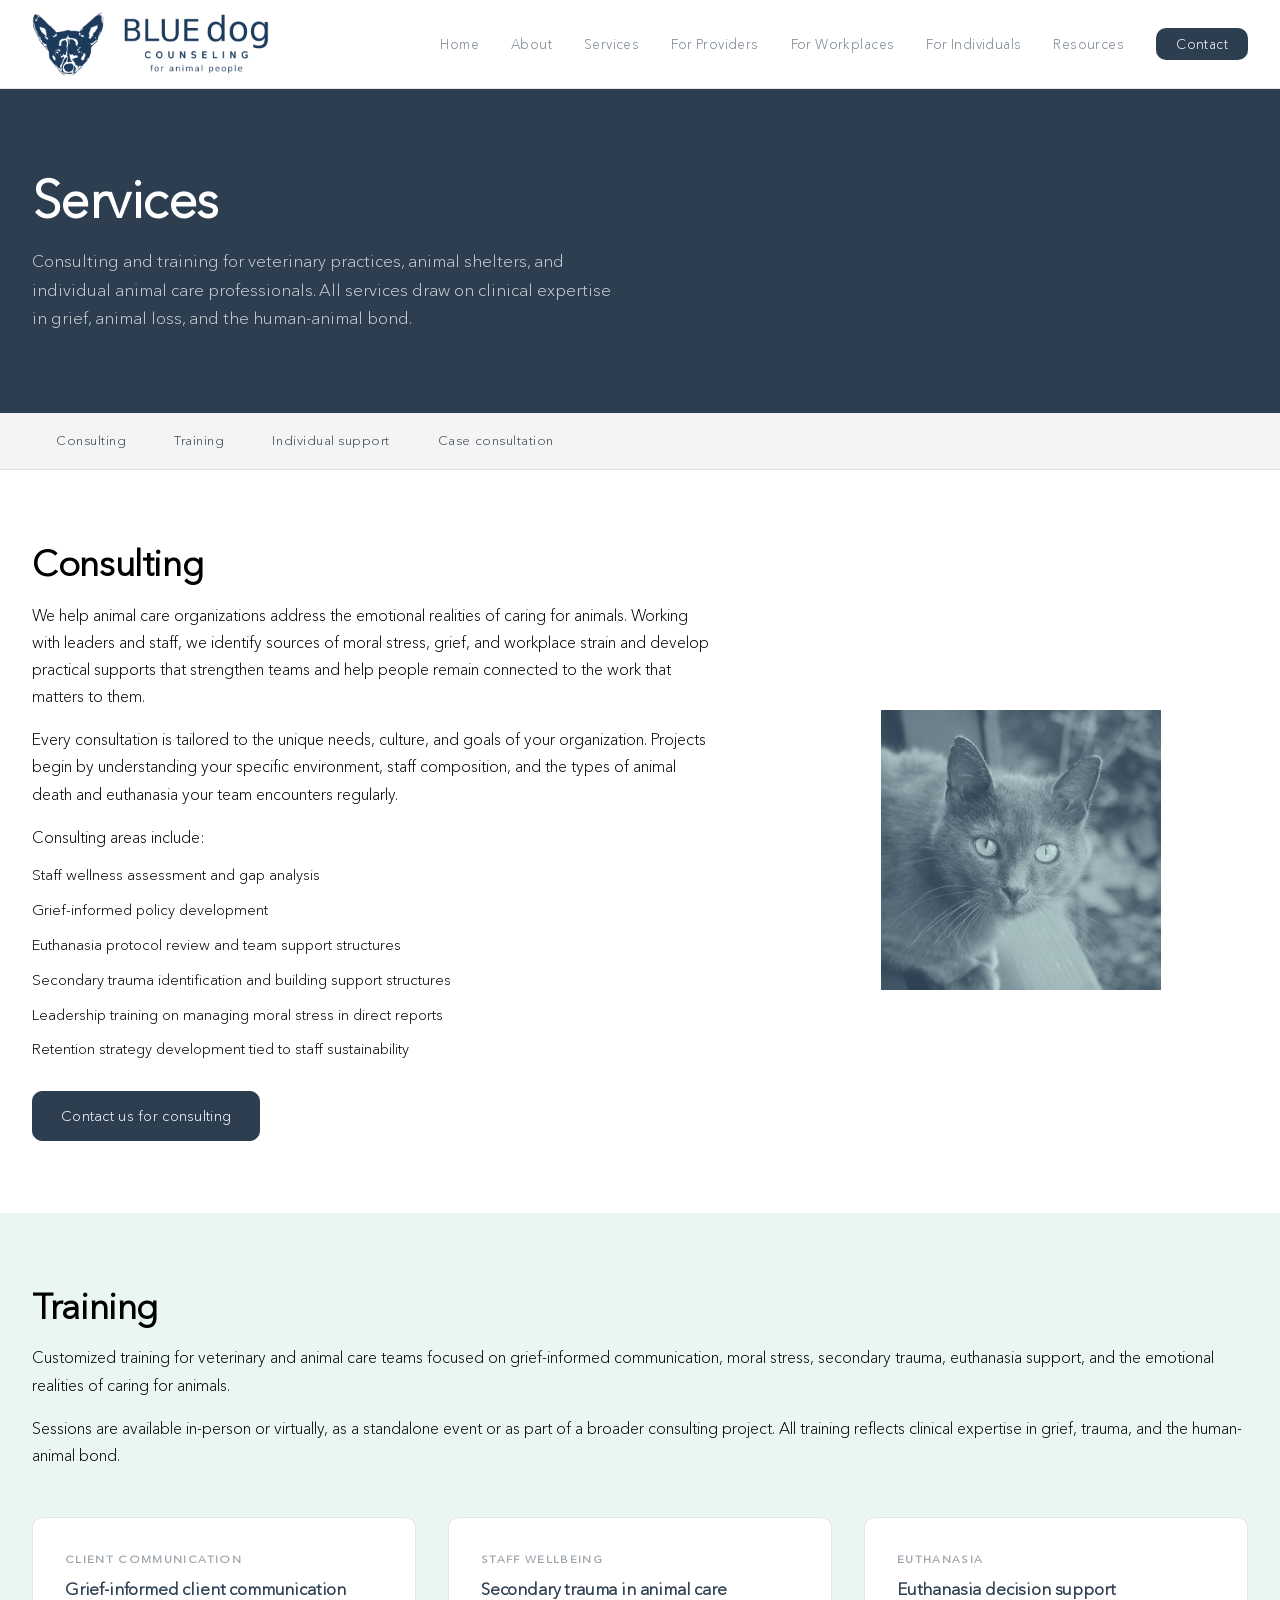
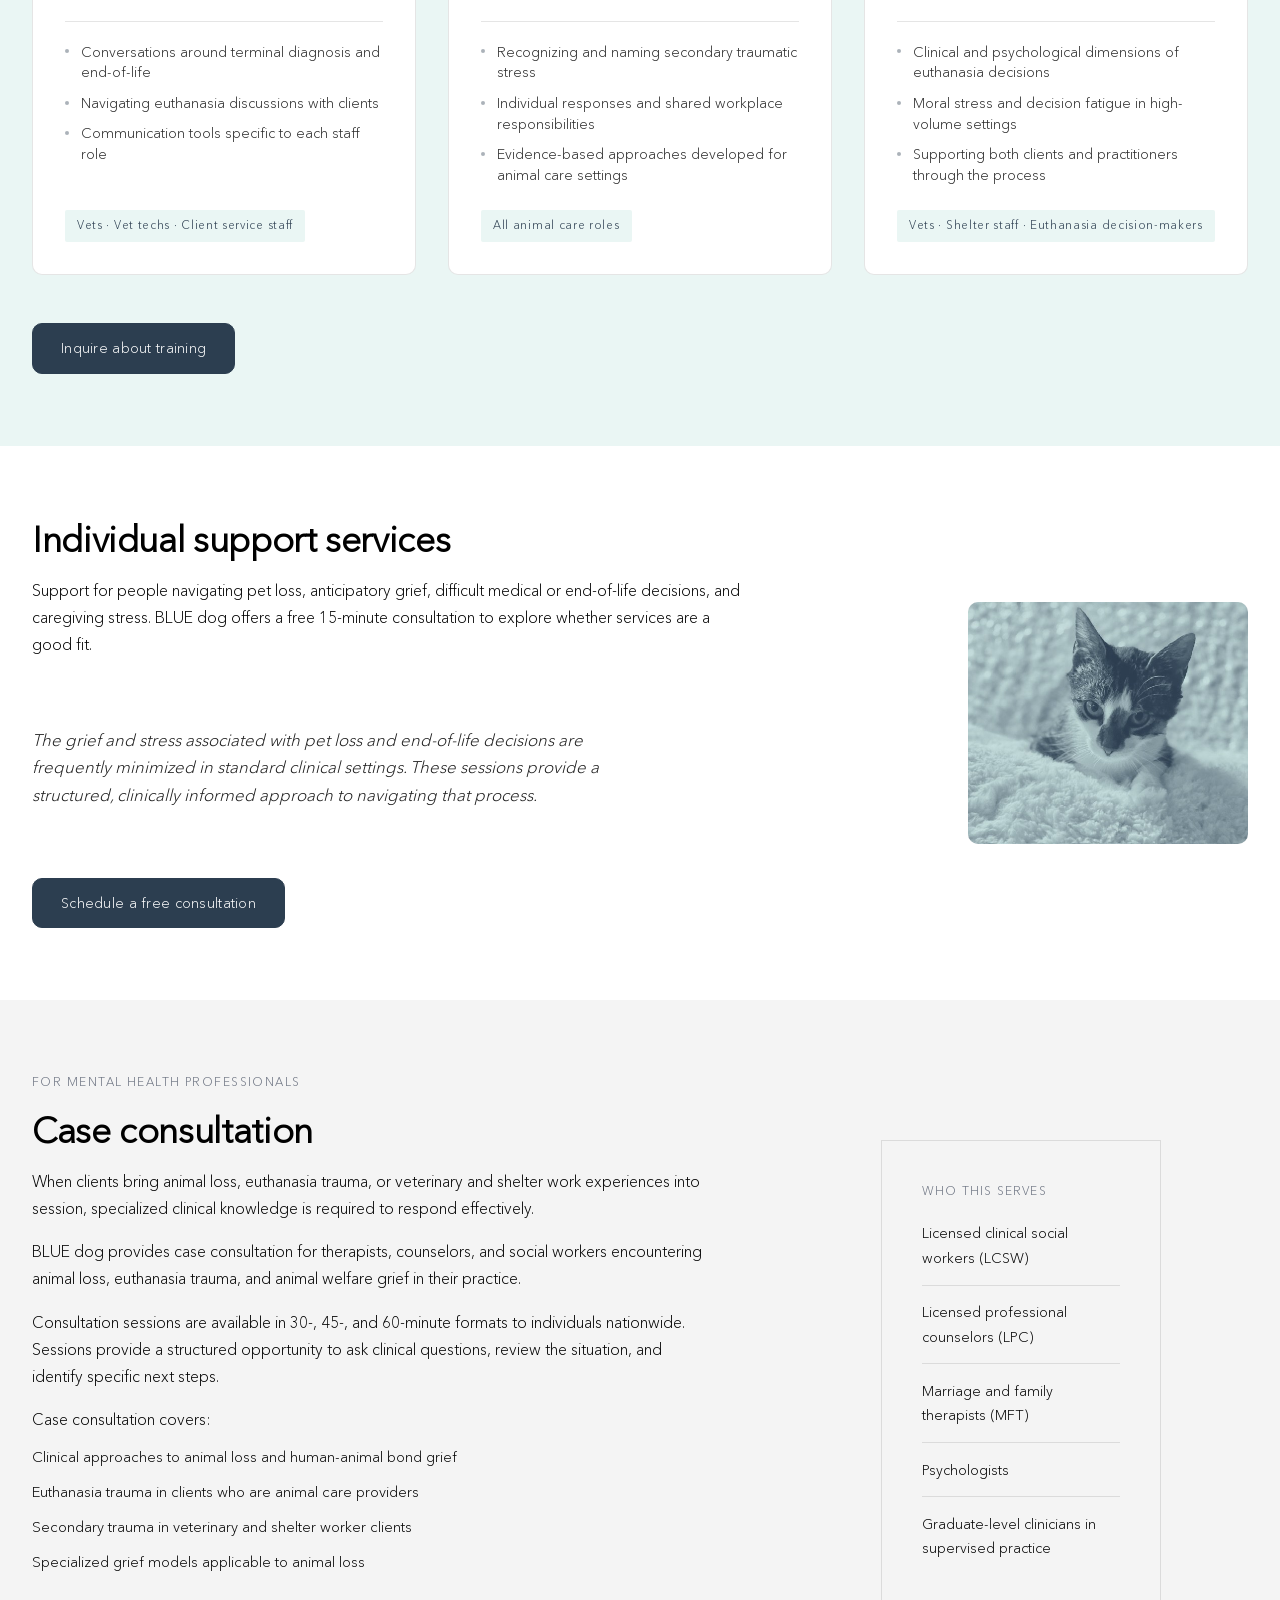
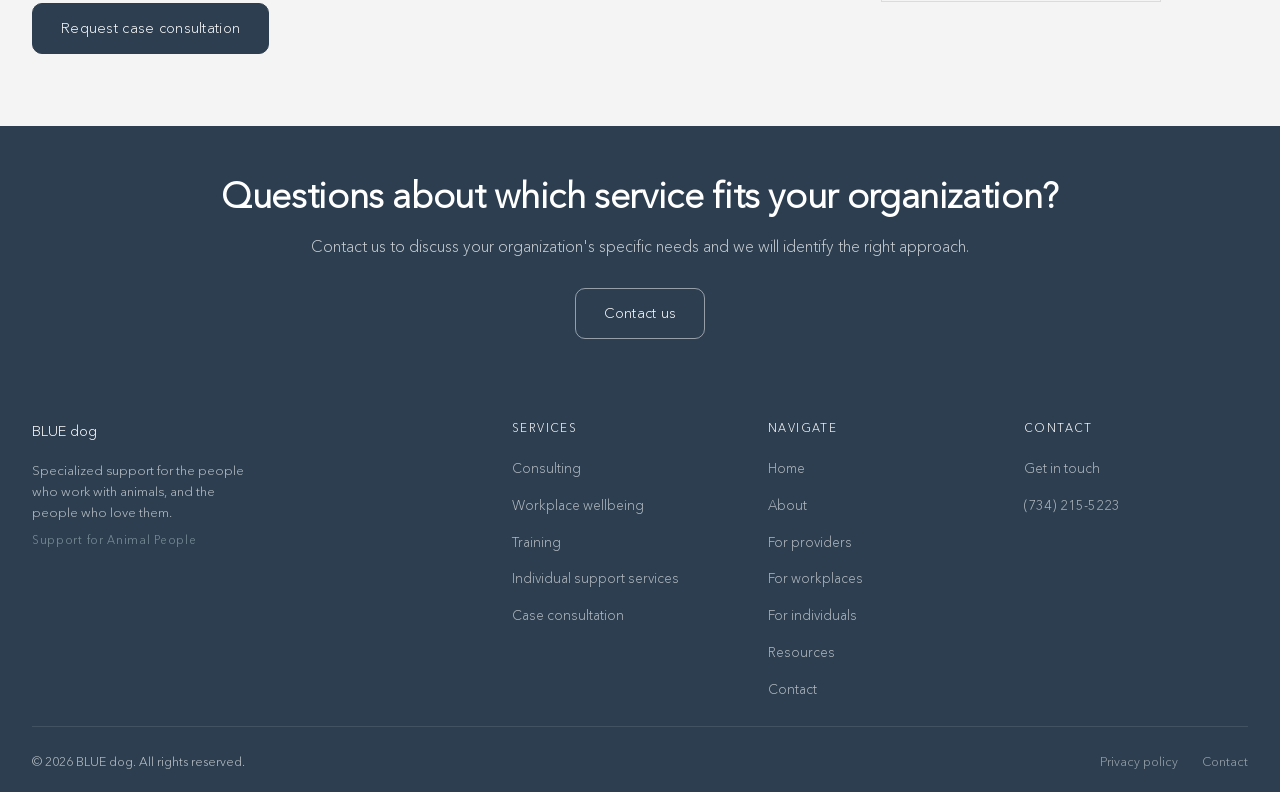
<file: services.html>
<!DOCTYPE html>
<html lang="en">
<head>
  <meta charset="UTF-8" />
  <meta name="viewport" content="width=device-width, initial-scale=1.0" />

  <title>Services | BLUE dog Counseling | Consulting, Training & Clinical Services</title>
  <meta name="description" content="Consulting, staff training, individual support services, and case consultation for veterinary practices, animal shelters, animal welfare professionals, and individuals navigating pet loss." />
  <meta name="keywords" content="veterinary consulting services, animal welfare training, vet staff training, euthanasia support training, secondary trauma training, animal shelter consulting, grief-informed care training" />
  <link rel="canonical" href="https://www.bluedogcounseling.com/services" />

  <link rel="stylesheet" href="styles.css" />
</head>
<body>

  <!-- PAGE HERO -->
  <section class="page-hero" aria-labelledby="page-title">
    <div class="container">
      <h1 id="page-title">Services</h1>
      <p>Consulting and training for veterinary practices, animal shelters, and individual animal care professionals. All services draw on clinical expertise in grief, animal loss, and the human-animal bond.</p>
    </div>
  </section>

  <!-- SERVICE NAV -->
  <div style="background:var(--gray-light); border-bottom:1px solid var(--line); position:sticky; top:68px; z-index:50;">
    <div class="container" style="display:flex; gap:0; overflow-x:auto;">
      <a href="#consulting" style="font-size:0.82rem; font-weight:500; letter-spacing:0.04em; padding:1rem 1.5rem; color:var(--slate); white-space:nowrap; border-bottom:2px solid transparent; text-decoration:none; transition:border-color 0.18s;">Consulting</a>
      <a href="#training" style="font-size:0.82rem; font-weight:500; letter-spacing:0.04em; padding:1rem 1.5rem; color:var(--slate); white-space:nowrap; border-bottom:2px solid transparent; text-decoration:none; transition:border-color 0.18s;">Training</a>
      <a href="#individual" style="font-size:0.82rem; font-weight:500; letter-spacing:0.04em; padding:1rem 1.5rem; color:var(--slate); white-space:nowrap; border-bottom:2px solid transparent; text-decoration:none; transition:border-color 0.18s;">Individual support</a>
      <a href="#case-consultation" style="font-size:0.82rem; font-weight:500; letter-spacing:0.04em; padding:1rem 1.5rem; color:var(--slate); white-space:nowrap; border-bottom:2px solid transparent; text-decoration:none; transition:border-color 0.18s;">Case consultation</a>
    </div>
  </div>

  <!-- CONSULTING -->
  <section id="consulting" class="bg-white" aria-labelledby="consulting-heading" style="scroll-margin-top:120px;">
    <div class="container split" style="grid-template-columns: 3fr 2fr;">
      <div>
        <h2 id="consulting-heading">Consulting</h2>
        <p class="mt-sm">We help animal care organizations address the emotional realities of caring for animals. Working with leaders and staff, we identify sources of moral stress, grief, and workplace strain and develop practical supports that strengthen teams and help people remain connected to the work that matters to them.</p>
        <p>Every consultation is tailored to the unique needs, culture, and goals of your organization. Projects begin by understanding your specific environment, staff composition, and the types of animal death and euthanasia your team encounters regularly.</p>
        <p class="mt-sm"><strong style="font-weight:500;">Consulting areas include:</strong></p>
        <ul style="display:flex; flex-direction:column; gap:0.6rem; margin-top:0.75rem;">
          <li style="font-size:0.93rem; ">Staff wellness assessment and gap analysis</li>
          <li style="font-size:0.93rem; ">Grief-informed policy development</li>
          <li style="font-size:0.93rem; ">Euthanasia protocol review and team support structures</li>
          <li style="font-size:0.93rem; ">Secondary trauma identification and building support structures</li>
          <li style="font-size:0.93rem; ">Leadership training on managing moral stress in direct reports</li>
          <li style="font-size:0.93rem; ">Retention strategy development tied to staff sustainability</li>
        </ul>
        <a href="/contact" class="btn btn--primary mt-md">Contact us for consulting</a>
      </div>
      <div aria-hidden="true" style="display:flex; align-items:flex-start; justify-content:center; padding-top:1rem;">
        <img src="pet-gray-cat-portrait.jpg" alt="" style="max-width:280px; width:100%; display:block; object-fit:cover; aspect-ratio:1/1;" />
      </div>
    </div>
  </section>


  <!-- TRAINING -->
  <section id="training" class="bg-mint" aria-labelledby="training-heading" style="scroll-margin-top:120px;">
    <div class="container">
      <div>
        <h2 id="training-heading">Training</h2>
        <p class="mt-sm" style="max-width:none;">Customized training for veterinary and animal care teams focused on grief-informed communication, moral stress, secondary trauma, euthanasia support, and the emotional realities of caring for animals.</p>
        <p style="max-width:none;">Sessions are available in-person or virtually, as a standalone event or as part of a broader consulting project. All training reflects clinical expertise in grief, trauma, and the human-animal bond.</p>
      </div>
      <div class="card-grid mt-lg" style="grid-template-columns: repeat(3, 1fr);">

        <article class="card bg-white training-card">
          <p class="training-card__topic">Client communication</p>
          <h3 class="training-card__title">Grief-informed client communication</h3>
          <ul class="training-card__points">
            <li>Conversations around terminal diagnosis and end-of-life</li>
            <li>Navigating euthanasia discussions with clients</li>
            <li>Communication tools specific to each staff role</li>
          </ul>
          <div class="training-card__audience">Vets · Vet techs · Client service staff</div>
        </article>

        <article class="card bg-white training-card">
          <p class="training-card__topic">Staff wellbeing</p>
          <h3 class="training-card__title">Secondary trauma in animal care</h3>
          <ul class="training-card__points">
            <li>Recognizing and naming secondary traumatic stress</li>
            <li>Individual responses and shared workplace responsibilities</li>
            <li>Evidence-based approaches developed for animal care settings</li>
          </ul>
          <div class="training-card__audience">All animal care roles</div>
        </article>

        <article class="card bg-white training-card">
          <p class="training-card__topic">Euthanasia</p>
          <h3 class="training-card__title">Euthanasia decision support</h3>
          <ul class="training-card__points">
            <li>Clinical and psychological dimensions of euthanasia decisions</li>
            <li>Moral stress and decision fatigue in high-volume settings</li>
            <li>Supporting both clients and practitioners through the process</li>
          </ul>
          <div class="training-card__audience">Vets · Shelter staff · Euthanasia decision-makers</div>
        </article>

      </div>
      <div class="mt-lg">
        <a href="/contact" class="btn btn--primary">Inquire about training</a>
      </div>
    </div>
  </section>

  <!-- INDIVIDUAL CONSULTATION -->
  <section id="individual" class="bg-white" aria-labelledby="individual-heading" style="scroll-margin-top:120px;">
    <div class="container">
      <div class="editorial-grid">
        <div>
          <h2 id="individual-heading">Individual support services</h2>
          <p class="mt-sm">Support for people navigating pet loss, anticipatory grief, difficult medical or end-of-life decisions, and caregiving stress. BLUE dog offers a free 15-minute consultation to explore whether services are a good fit.</p>
          <div class="quote-block mt-lg">
            <p>The grief and stress associated with pet loss and end-of-life decisions are frequently minimized in standard clinical settings. These sessions provide a structured, clinically informed approach to navigating that process.</p>
          </div>
          <div class="mt-lg" style="display:flex; gap:1rem; flex-wrap:wrap;">
            <a href="/contact" class="btn btn--primary">Schedule a free consultation</a>
          </div>
        </div>
        <figure class="editorial-photo" aria-hidden="true">
          <img src="pet-kitten-blanket.jpg" alt="A small kitten resting on a soft blanket" />
        </figure>
      </div>
    </div>
  </section>


  <!-- SUPERVISION -->
  <section id="case-consultation" class="bg-light" aria-labelledby="case-consultation-heading" style="scroll-margin-top:120px;">
    <div class="container split" style="grid-template-columns: 3fr 2fr;">
      <div>
        <p class="section-label">For mental health professionals</p>
        <h2 id="case-consultation-heading">Case consultation</h2>
        <p class="mt-sm" style="max-width:none;">When clients bring animal loss, euthanasia trauma, or veterinary and shelter work experiences into session, specialized clinical knowledge is required to respond effectively.</p>
        <p style="max-width:none;">BLUE dog provides case consultation for therapists, counselors, and social workers encountering animal loss, euthanasia trauma, and animal welfare grief in their practice.</p>
        <p style="max-width:none;">Consultation sessions are available in 30-, 45-, and 60-minute formats to individuals nationwide. Sessions provide a structured opportunity to ask clinical questions, review the situation, and identify specific next steps.</p>
        <p class="mt-sm"><strong style="font-weight:500;">Case consultation covers:</strong></p>
        <ul style="display:flex; flex-direction:column; gap:0.6rem; margin-top:0.75rem;">
          <li style="font-size:0.93rem; ">Clinical approaches to animal loss and human-animal bond grief</li>
          <li style="font-size:0.93rem; ">Euthanasia trauma in clients who are animal care providers</li>
          <li style="font-size:0.93rem; ">Secondary trauma in veterinary and shelter worker clients</li>
          <li style="font-size:0.93rem; ">Specialized grief models applicable to animal loss</li>
        </ul>
        <a href="/contact" class="btn btn--primary mt-md">Request case consultation</a>
      </div>
      <div style="display:flex; align-items:flex-start; justify-content:center; padding-top:1rem;">
        <div style="border:1px solid var(--line); padding:2.5rem; max-width:280px; width:100%;">
          <p style="font-size:0.75rem; font-weight:500; letter-spacing:0.1em; text-transform:uppercase; color:var(--gray-mid); margin-bottom:1.25rem;">Who this serves</p>
          <ul style="display:flex; flex-direction:column; gap:0.9rem;">
            <li style="font-size:0.9rem; padding-bottom:0.9rem; border-bottom:1px solid var(--line);">Licensed clinical social workers (LCSW)</li>
            <li style="font-size:0.9rem; padding-bottom:0.9rem; border-bottom:1px solid var(--line);">Licensed professional counselors (LPC)</li>
            <li style="font-size:0.9rem; padding-bottom:0.9rem; border-bottom:1px solid var(--line);">Marriage and family therapists (MFT)</li>
            <li style="font-size:0.9rem; padding-bottom:0.9rem; border-bottom:1px solid var(--line);">Psychologists</li>
            <li style="font-size:0.9rem;">Graduate-level clinicians in supervised practice</li>
          </ul>
        </div>
      </div>
    </div>
  </section>

  <!-- CTA BAND -->
  <section style="background:var(--slate); padding-block:3rem;" aria-labelledby="services-cta">
    <div class="container text-center">
      <h2 id="services-cta" class="text-white mb-sm">Questions about which service fits your organization?</h2>
      <p style="color:rgba(255,255,255,0.75); margin-inline:auto; margin-bottom:1.75rem;">Contact us to discuss your organization's specific needs and we will identify the right approach.</p>
      <a href="/contact" class="btn btn--outline-white">Contact us</a>
    </div>
  </section>

  <style>
    .training-card {
      display: flex;
      flex-direction: column;
      gap: 0;
      padding: 2rem;
    }
    .training-card__topic {
      font-size: 0.7rem;
      font-weight: 600;
      letter-spacing: 0.12em;
      text-transform: uppercase;
      color: var(--slate);
      opacity: 0.5;
      margin-bottom: 0.6rem;
    }
    .training-card__title {
      font-size: 1.05rem;
      font-weight: 600;
      color: var(--slate);
      line-height: 1.3;
      margin-bottom: 1.25rem;
      padding-bottom: 1.25rem;
      border-bottom: 1px solid var(--line);
    }
    .training-card__points {
      list-style: none;
      display: flex;
      flex-direction: column;
      gap: 0.6rem;
      flex: 1;
      margin-bottom: 1.5rem;
    }
    .training-card__points li {
      font-size: 0.9rem;
      color: #2a2a2a;
      padding-left: 1rem;
      position: relative;
      line-height: 1.45;
    }
    .training-card__points li::before {
      content: '';
      position: absolute;
      left: 0;
      top: 0.55em;
      width: 4px;
      height: 4px;
      background: var(--slate);
      border-radius: 50%;
      opacity: 0.4;
    }
    .training-card__audience {
      font-size: 0.72rem;
      font-weight: 500;
      letter-spacing: 0.06em;
      color: var(--slate);
      background: var(--mint);
      padding: 0.4rem 0.75rem;
      border-radius: 2px;
      align-self: flex-start;
    }
  </style>

  <script src="components.js"></script>
</body>
</html>
</file>
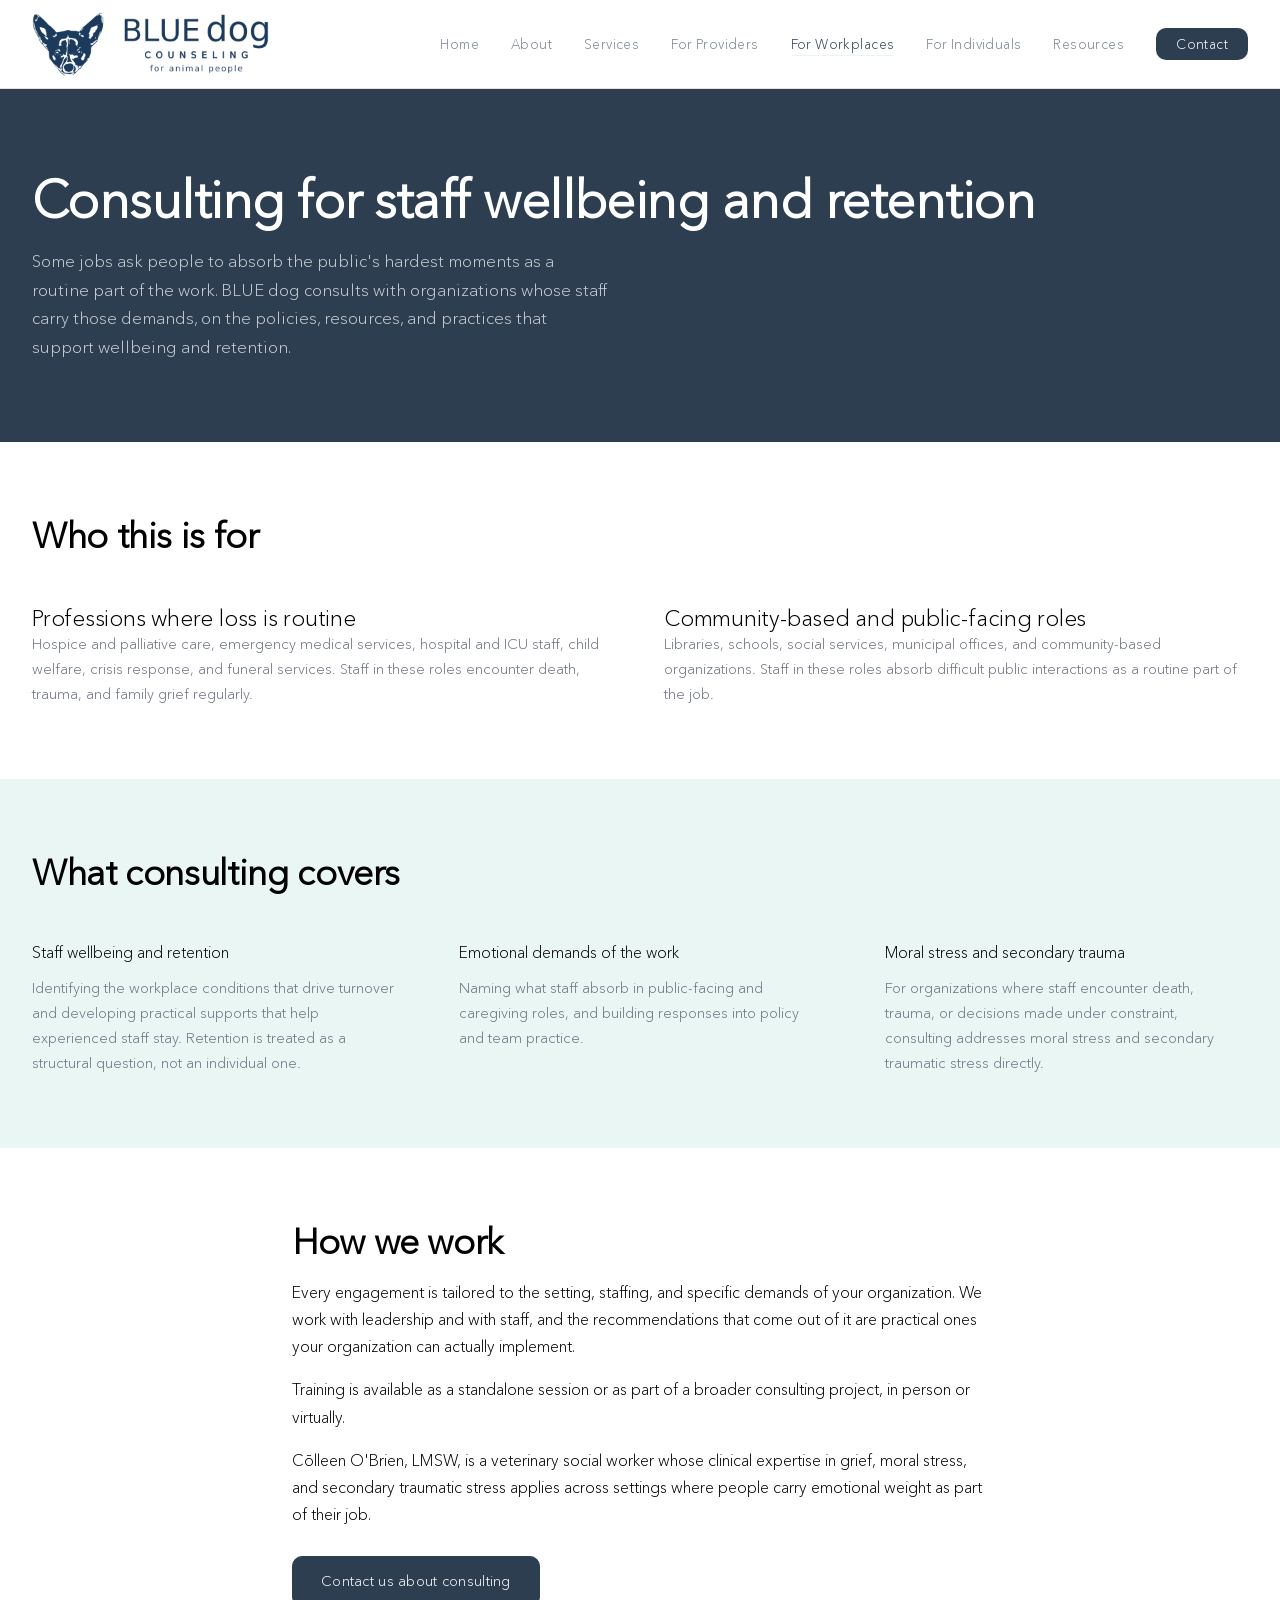
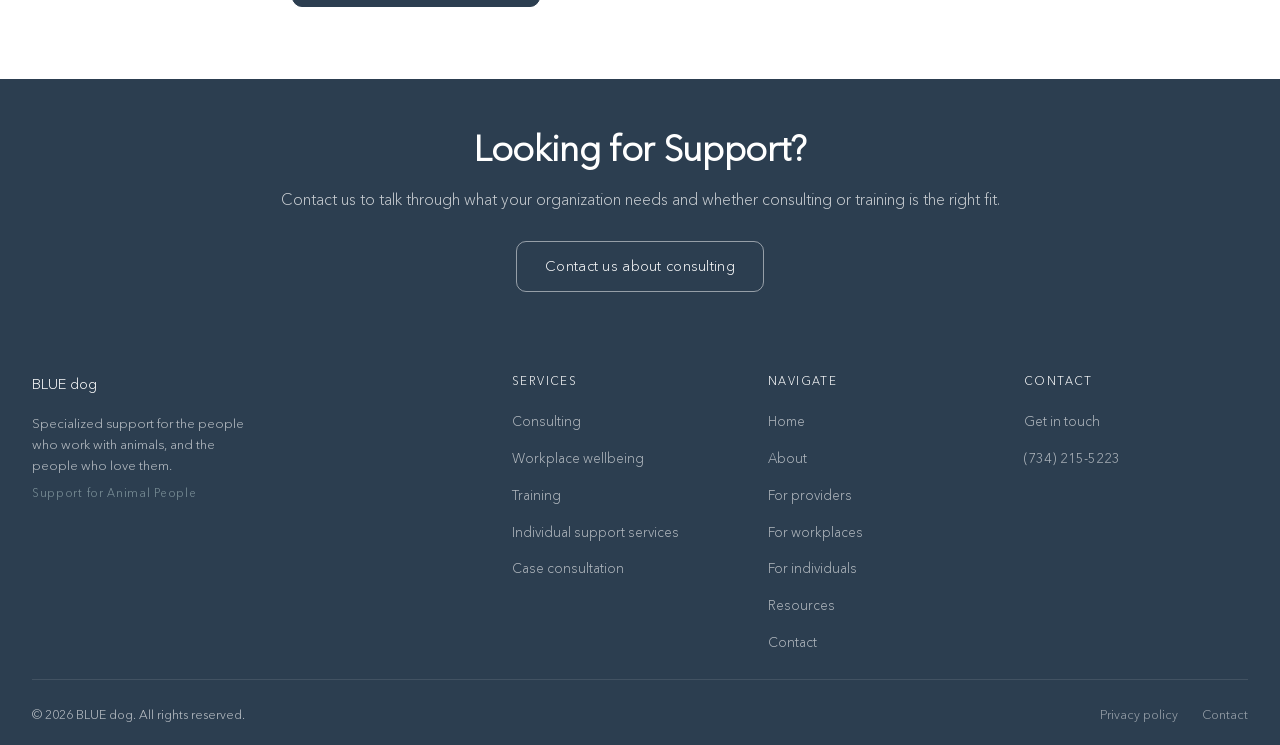
<file: workplace-wellbeing.html>
<!DOCTYPE html>
<html lang="en">
<head>
  <meta charset="UTF-8" />
  <meta name="viewport" content="width=device-width, initial-scale=1.0" />

  <title>Workplace Wellbeing Consulting | BLUE dog Counseling</title>
  <meta name="description" content="Consulting and training for hospice, emergency services, child welfare, libraries, and other organizations whose staff carry emotional demands from the public. Focused on staff wellbeing, moral stress, and retention." />
  <meta name="keywords" content="workplace wellbeing consulting, staff retention consulting, secondary trauma training, moral stress workplace, frontline worker support, library staff wellness, hospice staff support, public-facing staff wellbeing" />
  <link rel="canonical" href="https://www.bluedogcounseling.com/workplace-wellbeing" />

  <link rel="stylesheet" href="styles.css" />
</head>
<body>

  <!-- PAGE HERO -->
  <section class="page-hero" aria-labelledby="page-title">
    <div class="container">
      <h1 id="page-title">Consulting for staff wellbeing and retention</h1>
      <p>Some jobs ask people to absorb the public's hardest moments as a routine part of the work. BLUE dog consults with organizations whose staff carry those demands, on the policies, resources, and practices that support wellbeing and retention.</p>
    </div>
  </section>

  <!-- WHO THIS IS FOR -->
  <section class="bg-white" aria-labelledby="audience-heading">
    <div class="container">
      <h2 id="audience-heading" class="mb-lg">Who this is for</h2>

      <div style="display:grid; grid-template-columns:1fr 1fr; gap:3rem; align-items:start;">
        <div>
          <h3 class="col-item__title">Professions where loss is routine</h3>
          <p class="col-item__body">Hospice and palliative care, emergency medical services, hospital and ICU staff, child welfare, crisis response, and funeral services. Staff in these roles encounter death, trauma, and family grief regularly.</p>
        </div>
        <div>
          <h3 class="col-item__title">Community-based and public-facing roles</h3>
          <p class="col-item__body">Libraries, schools, social services, municipal offices, and community-based organizations. Staff in these roles absorb difficult public interactions as a routine part of the job.</p>
        </div>
      </div>
    </div>
  </section>

  <!-- WHAT WE ADDRESS -->
  <section class="bg-mint" aria-labelledby="focus-heading">
    <div class="container">
      <h2 id="focus-heading" class="mb-lg">What consulting covers</h2>
      <div class="col-grid">

        <div>
          <h3 class="col-item__title">Staff wellbeing and retention</h3>
          <p class="col-item__body">Identifying the workplace conditions that drive turnover and developing practical supports that help experienced staff stay. Retention is treated as a structural question, not an individual one.</p>
        </div>

        <div>
          <h3 class="col-item__title">Emotional demands of the work</h3>
          <p class="col-item__body">Naming what staff absorb in public-facing and caregiving roles, and building responses into policy and team practice.</p>
        </div>

        <div>
          <h3 class="col-item__title">Moral stress and secondary trauma</h3>
          <p class="col-item__body">For organizations where staff encounter death, trauma, or decisions made under constraint, consulting addresses moral stress and secondary traumatic stress directly.</p>
        </div>

      </div>
    </div>
  </section>

  <!-- APPROACH -->
  <section class="bg-white" aria-labelledby="approach-heading">
    <div class="container" style="max-width:760px;">
      <h2 id="approach-heading">How we work</h2>
      <p class="mt-sm">Every engagement is tailored to the setting, staffing, and specific demands of your organization. We work with leadership and with staff, and the recommendations that come out of it are practical ones your organization can actually implement.</p>
      <p>Training is available as a standalone session or as part of a broader consulting project, in person or virtually.</p>
      <p>Cōlleen O'Brien, LMSW, is a veterinary social worker whose clinical expertise in grief, moral stress, and secondary traumatic stress applies across settings where people carry emotional weight as part of their job.</p>
      <a href="/contact" class="btn btn--primary mt-md">Contact us about consulting</a>
    </div>
  </section>

  <!-- CTA BAND -->
  <section style="background:var(--slate); padding-block:3rem;" aria-labelledby="ww-cta">
    <div class="container text-center">
      <h2 id="ww-cta" class="text-white mb-sm">Looking for Support?</h2>
      <p style="color:rgba(255,255,255,0.75); margin-inline:auto; margin-bottom:1.75rem;">Contact us to talk through what your organization needs and whether consulting or training is the right fit.</p>
      <a href="/contact" class="btn btn--outline-white">Contact us about consulting</a>
    </div>
  </section>

  <script src="components.js"></script>
</body>
</html>
</file>
<file: styles.css>
/*
  Blue Dog Counseling: Stylesheet
  Font: Avenir Arabic Next Light
  NOTE: Add your licensed @font-face declarations below.
  Fallback stack is set to match Avenir's geometry.
*/

/* ─── FONT FACE ────────────────────────────────────────────────────
   Avenir Next: Ultra Light (100), Thin (200), Light (300)
──────────────────────────────────────────────────────────────────── */
@font-face {
  font-family: 'Avenir Next';
  src: url('fonts/avenir-next-ultra-light.woff2') format('woff2'),
       url('fonts/avenir-next-ultra-light.woff') format('woff'),
       url('fonts/avenir-next-ultra-light.ttf') format('truetype');
  font-weight: 100;
  font-style: normal;
  font-display: swap;
}

@font-face {
  font-family: 'Avenir Next';
  src: url('fonts/avenir-next-thin.woff2') format('woff2'),
       url('fonts/avenir-next-thin.woff') format('woff'),
       url('fonts/avenir-next-thin.ttf') format('truetype');
  font-weight: 200;
  font-style: normal;
  font-display: swap;
}

@font-face {
  font-family: 'Avenir Next';
  src: url('fonts/avenir-next-light.woff2') format('woff2'),
       url('fonts/avenir-next-light.woff') format('woff'),
       url('fonts/avenir-next-light.ttf') format('truetype');
  font-weight: 300;
  font-style: normal;
  font-display: swap;
}

/* ─── CUSTOM PROPERTIES ─────────────────────────────────────────── */
:root {
  --black:       #000000;
  --white:       #FFFFFF;
  --mint:        #EAF6F4;
  --mint-deep:   #D9F4EF;
  --slate:       #2C3E50;
  --slate-dark:  #1e2d3d;
  --gray-mid:    #6b7280;
  --gray-light:  #f4f4f4;
  --line:        rgba(0,0,0,0.10);

  --font-body:   'Avenir Arabic Next', 'Avenir Next', 'Avenir', 'Gill Sans', Helvetica, Arial, sans-serif;
  --font-head:   'Avenir Arabic Next', 'Avenir Next', 'Avenir', 'Gill Sans', Helvetica, Arial, sans-serif;

  --weight-light:   300;
  --weight-regular: 400;
  --weight-medium:  500;
  --weight-semi:    600;

  --max-w:      1320px;
  --pad-x:      clamp(1rem, 2.5vw, 2.5rem);
  --section-y:  clamp(3rem, 6vw, 4.5rem);

  --radius:     10px;
  --transition: 0.18s ease;
}

/* ─── RESET ─────────────────────────────────────────────────────── */
*, *::before, *::after { box-sizing: border-box; margin: 0; padding: 0; }

html { scroll-behavior: smooth; -webkit-text-size-adjust: 100%; }

body {
  font-family: var(--font-body);
  font-weight: var(--weight-light);
  font-size: 1rem;
  line-height: 1.7;
  color: var(--black);
  background: var(--white);
  -webkit-font-smoothing: antialiased;
}

img, svg { display: block; max-width: 100%; }
a { color: inherit; text-decoration: none; }
ul, ol { list-style: none; }

/* ─── TYPOGRAPHY ─────────────────────────────────────────────────── */
h1, h2, h3, h4, h5 {
  font-family: var(--font-head);
  font-weight: var(--weight-semi);
  line-height: 1.2;
  letter-spacing: -0.01em;
}

h1 { font-size: clamp(2rem, 5vw, 3.25rem); }
h2 { font-size: clamp(1.5rem, 3.5vw, 2.25rem); }
h3 { font-size: clamp(1.1rem, 2.5vw, 1.4rem); font-weight: var(--weight-medium); }
h4 { font-size: 1rem; font-weight: var(--weight-medium); letter-spacing: 0.06em; text-transform: uppercase; }

p { max-width: 80ch; }
p + p { margin-top: 1rem; }

/* ─── LAYOUT ─────────────────────────────────────────────────────── */
.container {
  width: 100%;
  max-width: var(--max-w);
  margin-inline: auto;
  padding-inline: var(--pad-x);
}

section { padding-block: var(--section-y); }

.section-label {
  font-size: 0.75rem;
  font-weight: var(--weight-medium);
  letter-spacing: 0.12em;
  text-transform: uppercase;
  color: var(--gray-mid);
  margin-bottom: 1rem;
}


/* ─── NAVIGATION ─────────────────────────────────────────────────── */
.nav {
  position: sticky;
  top: 0;
  z-index: 100;
  background: var(--white);
  color: var(--slate);
  border-bottom: 1px solid var(--line);
}

.nav__inner {
  display: flex;
  align-items: center;
  justify-content: space-between;
  height: 68px;
  gap: 2rem;
}

.nav__logo {
  font-size: 0.95rem;
  font-weight: var(--weight-medium);
  letter-spacing: 0.04em;
  color: var(--slate);
  white-space: nowrap;
  display: flex;
  align-items: flex-start;
  gap: 0.65rem;
}

.nav__logo-mark {
  width: 28px;
  height: 28px;
  border: 1.5px solid var(--mint);
  border-radius: 50%;
  flex-shrink: 0;
}

.nav__links {
  display: flex;
  align-items: center;
  gap: 2rem;
}

.nav__links a {
  font-size: 0.85rem;
  font-weight: var(--weight-light);
  letter-spacing: 0.03em;
  color: rgba(44,62,80,0.65);
  transition: color var(--transition);
}

.nav__links a:hover,
.nav__links a.active { color: var(--slate); }

.nav__cta {
  background: var(--slate);
  color: var(--white) !important;
  font-weight: var(--weight-medium) !important;
  padding: 0.5rem 1.25rem;
  border-radius: var(--radius);
  white-space: nowrap;
  transition: background var(--transition), color var(--transition) !important;
}

.nav__cta:hover { background: var(--slate-dark) !important; }

/* Mobile nav toggle */
.nav__toggle {
  display: none;
  flex-direction: column;
  gap: 5px;
  cursor: pointer;
  background: none;
  border: none;
  padding: 4px;
}

.nav__toggle span {
  display: block;
  width: 22px;
  height: 1.5px;
  background: var(--slate);
  transition: var(--transition);
}

/* ─── BUTTONS ────────────────────────────────────────────────────── */
.btn {
  display: inline-flex;
  align-items: center;
  gap: 0.5rem;
  font-family: var(--font-body);
  font-size: 0.9rem;
  font-weight: var(--weight-medium);
  letter-spacing: 0.02em;
  padding: 0.75rem 1.75rem;
  border-radius: var(--radius);
  cursor: pointer;
  transition: background var(--transition), color var(--transition), border-color var(--transition);
  border: 1.5px solid transparent;
  white-space: nowrap;
}

.btn--primary {
  background: var(--slate);
  color: var(--white);
  border-color: var(--slate);
}

.btn--primary:hover {
  background: var(--slate-dark);
  border-color: var(--slate-dark);
}

.btn--outline {
  background: transparent;
  color: var(--slate);
  border-color: var(--slate);
}

.btn--outline:hover {
  background: var(--slate);
  color: var(--white);
}

.btn--outline-white {
  background: transparent;
  color: var(--white);
  border-color: rgba(255,255,255,0.5);
}

.btn--outline-white:hover {
  border-color: var(--white);
}

/* ─── HERO ───────────────────────────────────────────────────────── */
.hero {
  background: var(--mint);
  padding-block: clamp(5rem, 11vw, 10rem);
}

.hero__inner {
  display: grid;
  grid-template-columns: 1fr 1fr;
  gap: 4rem;
  align-items: center;
}

.hero__content { max-width: 52ch; }

.hero__eyebrow {
  font-size: 0.78rem;
  font-weight: var(--weight-medium);
  letter-spacing: 0.14em;
  text-transform: uppercase;
  color: var(--slate);
  margin-bottom: 1.25rem;
}


.hero__title { margin-bottom: 1.5rem; color: var(--slate); }

.hero__title em {
  font-style: normal;
  color: var(--slate);
}

.hero__body {
  font-size: 1.05rem;
  color: #2a2a2a;
  margin-bottom: 2rem;
  max-width: 52ch;
}

.hero__actions {
  display: flex;
  gap: 1rem;
  flex-wrap: wrap;
}

.hero__visual {
  position: relative;
  display: flex;
  align-items: center;
  justify-content: center;
}

.hero__graphic {
  width: 100%;
  max-width: 420px;
}

/* ─── STAT BAR ───────────────────────────────────────────────────── */
.stat-bar {
  background: var(--slate);
  color: var(--white);
  padding-block: 2.5rem;
}

.stat-bar__grid {
  display: grid;
  grid-template-columns: repeat(3, 1fr);
  gap: 2rem;
  text-align: center;
}


.stat__number {
  font-size: clamp(1.8rem, 4vw, 2.75rem);
  font-weight: var(--weight-semi);
  color: var(--mint);
  line-height: 1;
  margin-bottom: 0.4rem;
}

.stat__label {
  font-size: 0.82rem;
  font-weight: var(--weight-light);
  color: rgba(255,255,255,0.70);
  letter-spacing: 0.02em;
  max-width: 22ch;
  margin-inline: auto;
}

/* ─── RULE COLUMNS ────────────────────────────────────────────────── */
.col-grid {
  display: grid;
  grid-template-columns: repeat(3, 1fr);
  gap: 3rem 4rem;
}


.col-grid .col-item__title {
  font-size: 0.97rem !important;
  font-weight: var(--weight-medium) !important;
  line-height: 1.4 !important;
  letter-spacing: 0 !important;
  margin-bottom: 0.75rem;
}

.col-item__body {
  font-size: 0.92rem;
  line-height: 1.7;
  color: var(--gray-mid);
  max-width: none;
}

.col-item__body--white { color: rgba(255,255,255,0.70); }
.col-item__title--white { color: var(--white); }

/* ─── CARDS ──────────────────────────────────────────────────────── */
.card-grid {
  display: grid;
  grid-template-columns: repeat(auto-fit, minmax(260px, 1fr));
  gap: 2rem;
}

.card {
  padding: 2.5rem;
  border: 1px solid var(--line);
  border-radius: var(--radius);
  background: var(--white);
  transition: border-color var(--transition), box-shadow var(--transition);
}

.card:hover {
  border-color: transparent;
  box-shadow: 0 8px 32px rgba(44,62,80,0.10);
}

.card--mint { background: var(--mint); border-color: transparent; }
.card--slate { background: var(--slate); color: var(--white); border-color: transparent; }

.card__icon {
  width: 32px;
  height: 32px;
  margin-bottom: 1.25rem;
  opacity: 0.85;
}

.card__title {
  font-size: 1rem;
  font-weight: var(--weight-medium);
  margin-bottom: 0.6rem;
}

.card__body {
  font-size: 0.9rem;
  line-height: 1.65;
  color: var(--gray-mid);
  max-width: none;
}

.card--slate .card__body { color: rgba(255,255,255,0.70); }
.card--slate .card__title { color: var(--white); }

/* ─── SECTION VARIANTS ───────────────────────────────────────────── */
.bg-white  { background: var(--white); }
.bg-mint   { background: var(--mint); }
.bg-slate  { background: var(--slate); color: var(--white); }
.bg-light  { background: var(--gray-light); }

/* ─── PHOTO HERO (full-section background image with overlay) ──────── */
.page-hero--photo {
  position: relative;
  background-size: cover;
  background-position: center;
  background-repeat: no-repeat;
}

.page-hero--photo::before {
  content: '';
  position: absolute;
  inset: 0;
  background: rgba(44,62,80,0.82);
}

.page-hero--photo .container {
  position: relative;
  z-index: 1;
}

/* ─── COLLAGE HERO (strip of photos behind overlay + text) ─────────── */
.page-hero--collage {
  position: relative;
  overflow: hidden;
}

.page-hero__collage-bg {
  position: absolute;
  top: 0;
  left: 0;
  width: 100%;
  height: 100%;
  display: flex;
  flex-direction: row;
  align-items: stretch;
}

.page-hero__collage-bg img {
  flex: 1 1 0;
  min-width: 0;
  height: 100%;
  object-fit: cover;
  display: block;
}

.page-hero--collage::before {
  content: '';
  position: absolute;
  top: 0;
  left: 0;
  width: 100%;
  height: 100%;
  background: rgba(44, 62, 80, 0.80);
  z-index: 1;
}

.page-hero--collage .container {
  position: relative;
  z-index: 2;
}

@media (max-width: 600px) {
  .page-hero__collage-bg img:nth-child(n+4) {
    display: none;
  }
}

/* ─── EDITORIAL PHOTO (inset to right of text, within container) ─── */
.editorial-grid {
  display: grid;
  grid-template-columns: 1fr clamp(180px, 24%, 280px);
  gap: clamp(1.5rem, 4vw, 4rem);
  align-items: center;
}

.editorial-photo img {
  width: 100%;
  height: auto;
  display: block;
  border-radius: var(--radius);
}

@media (max-width: 560px) {
  .editorial-grid { grid-template-columns: 1fr; }
  .editorial-photo { max-width: 280px; }
}

/* ─── TWO-COL SPLIT ──────────────────────────────────────────────── */
.split {
  display: grid;
  grid-template-columns: 1fr 1fr;
  gap: 5rem;
  align-items: center;
}

.split--reverse { direction: rtl; }
.split--reverse > * { direction: ltr; }

/* ─── LIST STYLES ─────────────────────────────────────────────────── */
.check-list { display: flex; flex-direction: column; gap: 0.75rem; }

.check-list li {
  display: flex;
  align-items: flex-start;
  gap: 0.75rem;
  font-size: 0.95rem;
  line-height: 1.5;
}

.check-list li::before {
  content: '';
  display: block;
  width: 16px;
  height: 16px;
  min-width: 16px;
  margin-top: 3px;
  border: 1.5px solid var(--slate);
  border-radius: 50%;
  background: transparent;
  position: relative;
}

.check-list--white li::before { border-color: var(--mint); }

.check-list li::after {
  content: '';
  position: absolute;
  margin-top: 7px;
  margin-left: -20px;
  width: 6px;
  height: 6px;
  border-radius: 50%;
  background: var(--slate);
}

/* Simpler approach: use SVG-based check via pseudo content */
.check-list li {
  padding-left: 0;
}

/* ─── TESTIMONIAL / QUOTE ─────────────────────────────────────────── */
.quote-block {
  padding: 1.25rem 0;
  background: transparent;
}

.quote-block p {
  font-size: 1.05rem;
  font-style: italic;
  line-height: 1.65;
  color: #1a1a1a;
  max-width: 62ch;
}

.quote-block cite {
  display: block;
  margin-top: 1rem;
  font-size: 0.82rem;
  font-style: normal;
  font-weight: var(--weight-medium);
  letter-spacing: 0.06em;
  text-transform: uppercase;
  color: var(--gray-mid);
}

/* ─── PAGE HERO (inner pages) ─────────────────────────────────────── */
.page-hero {
  background: var(--slate);
  color: var(--white);
  padding-block: clamp(3rem, 7vw, 5rem);
}

.page-hero__label {
  font-size: 0.75rem;
  font-weight: var(--weight-medium);
  letter-spacing: 0.14em;
  text-transform: uppercase;
  color: var(--mint);
  margin-bottom: 1rem;
}

.page-hero h1 { color: var(--white); margin-bottom: 1rem; }
.page-hero p  { color: rgba(255,255,255,0.75); font-size: 1.05rem; max-width: 58ch; }

/* ─── ACCORDION ───────────────────────────────────────────────────── */
.accordion { border-top: 1px solid var(--line); }

.accordion__item { border-bottom: 1px solid var(--line); }

.accordion__trigger {
  width: 100%;
  background: none;
  border: none;
  cursor: pointer;
  display: flex;
  align-items: center;
  justify-content: space-between;
  gap: 1rem;
  padding-block: 1.25rem;
  font-family: var(--font-body);
  font-size: 1rem;
  font-weight: var(--weight-medium);
  text-align: left;
  color: var(--black);
  transition: color var(--transition);
}

.accordion__trigger:hover { color: var(--slate); }

.accordion__icon {
  width: 18px;
  height: 18px;
  flex-shrink: 0;
  transition: transform var(--transition);
  color: var(--slate);
}

.accordion__item.open .accordion__icon { transform: rotate(45deg); }

.accordion__body {
  display: none;
  padding-bottom: 1.25rem;
  font-size: 0.95rem;
  color: #2a2a2a;
  line-height: 1.7;
  max-width: 68ch;
}

.accordion__item.open .accordion__body { display: block; }

/* ─── FOOTER ─────────────────────────────────────────────────────── */
.footer {
  background: var(--slate);
  color: rgba(255,255,255,0.70);
  padding-block: 2rem 1.25rem;
}

.footer__grid {
  display: grid;
  grid-template-columns: 2fr 1fr 1fr 1fr;
  gap: 2rem;
  margin-bottom: 1.5rem;
}

.footer__brand {
  font-size: 0.92rem;
  font-weight: var(--weight-medium);
  color: var(--white);
  margin-bottom: 0.75rem;
}

.footer__tagline {
  font-size: 0.82rem;
  line-height: 1.6;
  max-width: 28ch;
}

.footer__col-head {
  font-size: 0.72rem;
  font-weight: var(--weight-medium);
  letter-spacing: 0.12em;
  text-transform: uppercase;
  color: var(--white);
  margin-bottom: 1rem;
}

.footer__links { display: flex; flex-direction: column; gap: 0.6rem; }

.footer__links a {
  font-size: 0.85rem;
  color: rgba(255,255,255,0.65);
  transition: color var(--transition);
}

.footer__links a:hover { color: var(--white); }

.footer__bottom {
  border-top: 1px solid rgba(255,255,255,0.10);
  padding-top: 1.5rem;
  display: flex;
  align-items: center;
  justify-content: space-between;
  flex-wrap: wrap;
  gap: 1rem;
  font-size: 0.78rem;
}

.footer__bottom a {
  color: rgba(255,255,255,0.55);
  transition: color var(--transition);
}

.footer__bottom a:hover { color: var(--white); }

/* ─── CONTACT FORM ───────────────────────────────────────────────── */
.form-group { margin-bottom: 1.25rem; }

.form-group label {
  display: block;
  font-size: 0.82rem;
  font-weight: var(--weight-medium);
  letter-spacing: 0.04em;
  margin-bottom: 0.4rem;
  color: var(--black);
}

.form-group input,
.form-group select,
.form-group textarea {
  width: 100%;
  font-family: var(--font-body);
  font-size: 0.95rem;
  font-weight: var(--weight-light);
  padding: 0.7rem 1rem;
  border: 1px solid rgba(0,0,0,0.18);
  border-radius: var(--radius);
  background: var(--white);
  color: var(--black);
  transition: border-color var(--transition);
  appearance: none;
}

.form-group input:focus,
.form-group select:focus,
.form-group textarea:focus {
  outline: none;
  border-color: var(--slate);
}

.form-group textarea { resize: vertical; min-height: 130px; }

/* ─── UTILITIES ──────────────────────────────────────────────────── */
.text-center  { text-align: center; }
.text-slate   { color: var(--slate); }
.text-mint    { color: var(--mint); }
.text-white   { color: var(--white); }
.text-muted   { color: var(--gray-mid); }

.mt-xs { margin-top: 0.5rem; }
.mt-sm { margin-top: 1rem; }
.mt-md { margin-top: 1.75rem; }
.mt-lg { margin-top: 3rem; }

.mb-sm { margin-bottom: 1rem; }
.mb-md { margin-bottom: 1.75rem; }
.mb-lg { margin-bottom: 3rem; }

.w-full { width: 100%; }
.max-prose { max-width: 68ch; }

/* ─── INLINE RULE DIVIDER ────────────────────────────────────────── */

/* ─── RESPONSIVE ─────────────────────────────────────────────────── */
@media (max-width: 900px) {
  .hero__inner   { grid-template-columns: 1fr; }
  .hero__visual  { display: none; }
  .split         { grid-template-columns: 1fr; gap: 2.5rem; }
  .split--reverse { direction: ltr; }
  .stat-bar__grid { grid-template-columns: 1fr; gap: 1.5rem; }
  .footer__grid  { grid-template-columns: 1fr 1fr; }
}

@media (max-width: 900px) {
  .col-grid { grid-template-columns: 1fr 1fr; gap: 3rem; }
}

@media (max-width: 600px) {
  .col-grid { grid-template-columns: 1fr; gap: 3rem; }
}

@media (max-width: 640px) {
  .nav__links { display: none; }
  .nav__toggle { display: flex; }
  .nav__links.open {
    display: flex;
    flex-direction: column;
    position: fixed;
    top: 72px;
    left: 0;
    right: 0;
    background: var(--slate);
    padding: 1.5rem var(--pad-x);
    gap: 1.25rem;
    border-top: 1px solid rgba(255,255,255,0.08);
    z-index: 99;
  }
  .nav__links.open .nav__cta {
    display: inline-flex;
    align-self: flex-start;
  }
  .footer__grid { grid-template-columns: 1fr; gap: 2rem; }
  .card-grid    { grid-template-columns: 1fr; }
  .hero__actions { flex-direction: column; }
}

/* ─── SCROLL ANIMATIONS (driven by components.js) ───────────────────── */
.bdc-fade {
  opacity: 0;
  transform: translateY(20px);
  transition: opacity 0.55s ease, transform 0.55s ease;
}

.bdc-fade.bdc-visible {
  opacity: 1;
  transform: translateY(0);
}

/* Hero entrance animation */
.hero__content {
  animation: bdc-slide-up 0.7s ease both;
}

.hero__visual {
  animation: bdc-slide-up 0.7s 0.15s ease both;
}

@keyframes bdc-slide-up {
  from { opacity: 0; transform: translateY(28px); }
  to   { opacity: 1; transform: translateY(0); }
}

/* Page hero */
.page-hero .container > * {
  animation: bdc-slide-up 0.6s ease both;
}
.page-hero .container > *:nth-child(2) { animation-delay: 0.1s; }
.page-hero .container > *:nth-child(3) { animation-delay: 0.18s; }

/* Stat bar counter */
.stat__number {
  font-variant-numeric: tabular-nums;
}

/* Nav active underline */
.nav__links a {
  position: relative;
}
.nav__links a.active::after,
.nav__links a:hover::after {
  content: '';
  position: absolute;
  bottom: -4px;
  left: 0;
  right: 0;
  height: 1.5px;
  background: var(--mint);
  border-radius: 1px;
}
.nav__links .nav__cta::after { display: none; }

/* Card hover lift */
.card {
  transition: border-color 0.18s ease, box-shadow 0.18s ease, transform 0.18s ease;
}
.card:hover {
  transform: translateY(-2px);
}

/* ─── LOGO IN NAV ────────────────────────────────────────────────────── */
.nav__logo-img {
  height: 32px;
  width: auto;
  display: block;
  flex-shrink: 0;
  margin-top: -1px;
}

.nav__logo-wordmark {
  display: flex;
  flex-direction: column;
  gap: 0.15rem;
}

.nav__logo-name {
  display: flex;
  align-items: baseline;
  gap: 0.28em;
  line-height: 1;
}

.nav__logo-blue {
  font-size: 1.05rem;
  font-weight: var(--weight-semi);
  letter-spacing: 0.1em;
  text-transform: uppercase;
  color: var(--slate);
}

.nav__logo-dog {
  font-size: 0.88rem;
  font-weight: var(--weight-light);
  letter-spacing: 0.03em;
  color: rgba(44,62,80,0.70);
  text-transform: lowercase;
}

.nav__logo-tagline {
  font-size: 0.62rem;
  font-weight: var(--weight-regular);
  letter-spacing: 0.04em;
  color: rgba(44,62,80,0.65);
  line-height: 1;
}

/* Remove the placeholder circle now that we have the real logo */
.nav__logo-mark { display: none; }

/* Nav height */
.nav__inner { height: 88px; }

/* Full horizontal logo image in nav */
.nav__logo { flex-shrink: 0; }
.nav__logo-full {
  height: 64px;
  width: auto;
  display: block;
  flex-shrink: 0;
}
/* Switch to the menu button before the links run out of room next to the full logo */
@media (max-width: 1080px) {
  .nav__inner { height: 72px; }
  .nav__logo-full { height: 52px; }
  .nav__links { display: none; }
  .nav__toggle { display: flex; }
  .nav__links.open {
    display: flex;
    flex-direction: column;
    align-items: flex-start;
    position: fixed;
    top: 72px;
    left: 0;
    right: 0;
    background: var(--slate);
    padding: 1.5rem var(--pad-x);
    gap: 1.25rem;
    border-top: 1px solid rgba(255,255,255,0.08);
    z-index: 99;
  }
  .nav__links.open a { color: rgba(255,255,255,0.80); }
  .nav__links.open a:hover,
  .nav__links.open a.active { color: var(--white); }
  .nav__links.open .nav__cta {
    display: inline-flex;
    align-self: flex-start;
    background: var(--white);
    color: var(--slate) !important;
  }
}
@media (max-width: 640px) {
  .nav__logo-full { height: 48px; }
}

/* ─── STAT SOURCE ATTRIBUTION ────────────────────────────────────────── */
.stat__source {
  font-size: 0.68rem;
  color: rgba(255,255,255,0.40);
  letter-spacing: 0.03em;
  margin-top: 0.4rem;
  max-width: 22ch;
  margin-inline: auto;
  font-style: italic;
}
</file>
